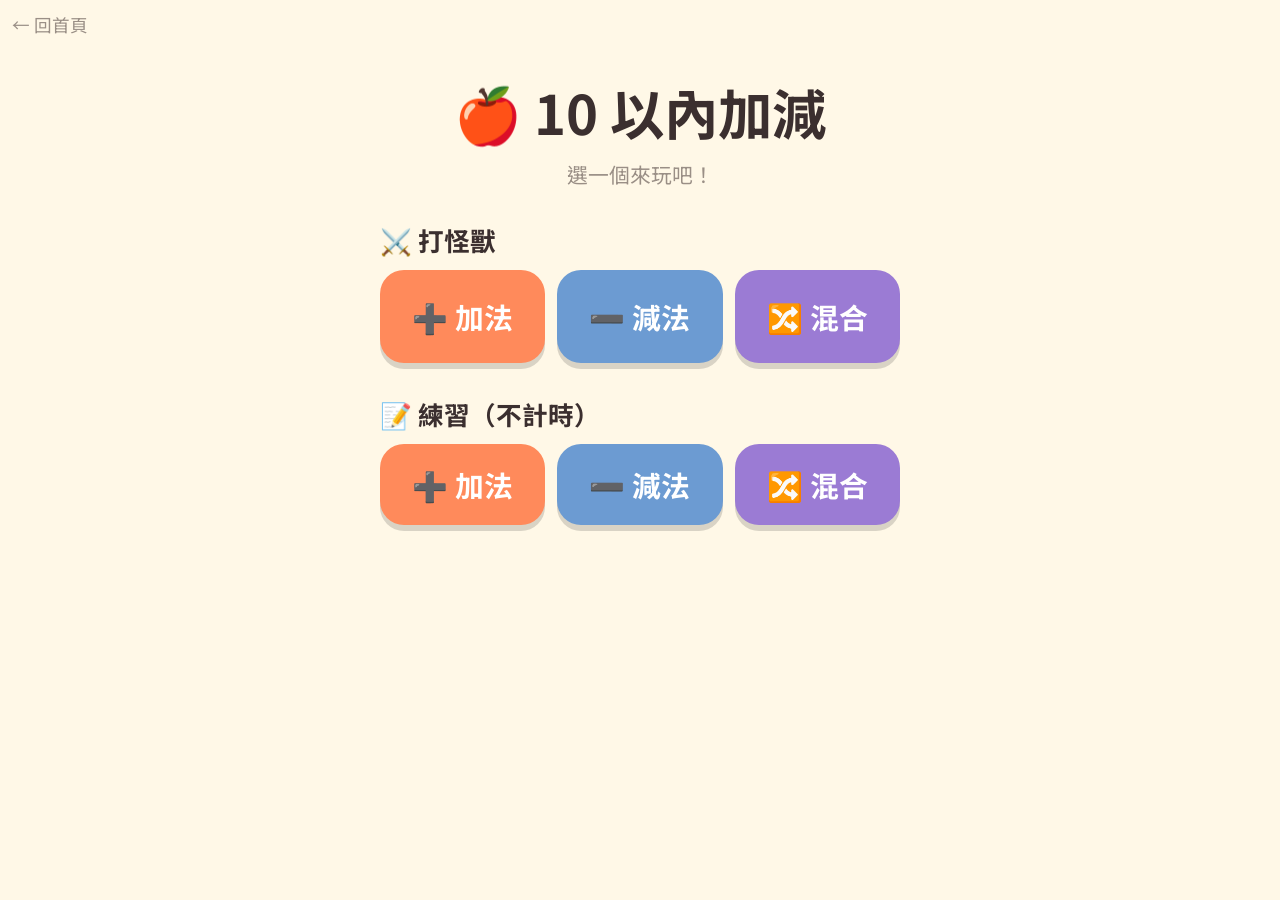
<file: tools/math-add-within-10/index.html>
<!doctype html>
<html lang="zh-Hant-TW">
<head>
<meta charset="utf-8">
<meta name="viewport" content="width=device-width, initial-scale=1, user-scalable=no">
<title>10 以內加減</title>
<link rel="stylesheet" href="../../shared/ui.css">
<link rel="stylesheet" href="../../shared/battle.css">
<script src="../../shared/sound.js"></script>
<script src="../../shared/music.js"></script>
<script src="../../shared/zhuyin.js"></script>
<script src="../../shared/icons.js"></script>
<script src="../../shared/battle.js"></script>
<style>
  :root { --bg:#fff8e7; --card:#fff; --ink:#3b2f2f; --muted:#9a8f86;
          --add:#ff8a5b; --sub:#6c9bd2; --mix:#9b7bd4; --ok:#5cb85c; --no:#d9d2c9; }
  * { box-sizing:border-box; -webkit-tap-highlight-color:transparent; }
  html, body { height:100%; }
  body { margin:0; background:var(--bg); color:var(--ink); user-select:none;
         font-family:"Microsoft JhengHei","PingFang TC","Noto Sans TC",sans-serif; }
  .screen { display:none; min-height:100%; flex-direction:column; align-items:center;
            padding:16px; max-width:760px; margin:0 auto; }
  .screen.on { display:flex; }
  button { font-family:inherit; border:0; cursor:pointer; color:#fff; font-weight:bold; }
  button:active { transform:scale(.96); }
  .home { position:absolute; top:12px; left:12px; color:var(--muted); font-size:1.1rem; text-decoration:none; }

  /* 開始畫面 */
  h1 { font-size:clamp(2.2rem,8vw,3.4rem); margin:56px 0 8px; text-align:center; }
  .sub { color:var(--muted); font-size:1.3rem; margin:0 0 24px; }
  .group-title { font-size:1.6rem; font-weight:bold; margin:8px 0 12px; width:100%; max-width:520px; }
  .modes { display:grid; gap:12px; width:100%; max-width:520px; grid-template-columns:repeat(3,1fr); margin-bottom:24px; }
  .modes button { font-size:clamp(1.3rem,5vw,1.8rem); padding:20px 6px; border-radius:24px; box-shadow:0 6px 0 rgba(0,0,0,.15); }
  .modes.fight button { padding:26px 6px; }

  /* 打怪獸畫面裡的題目縮小一點 */
  #battle { padding:0 10px; max-width:780px; background:linear-gradient(#2a3a8a, #141a3a); }
  .bt-q .eq { font-size:clamp(2.4rem,11vw,3.8rem); }
  .bt-q .pics { margin-top:8px; min-height:0; }
  .bt-q .group { font-size:clamp(1.3rem,5vw,2rem); }
  .m-add { background:var(--add); } .m-sub { background:var(--sub); } .m-mix { background:var(--mix); }

  /* 遊戲畫面 */
  .bar { width:100%; display:flex; align-items:center; gap:12px; margin-top:8px; }
  .stars { flex:1; display:flex; gap:4px; font-size:1.6rem; justify-content:center; flex-wrap:wrap; }
  .stars span { opacity:.25; } .stars span.got { opacity:1; }
  .icon-btn { background:var(--card); color:var(--ink); font-size:1.6rem; width:56px; height:56px;
              border-radius:50%; box-shadow:0 4px 0 rgba(0,0,0,.1); }
  .card { background:var(--card); border-radius:28px; width:100%; margin-top:16px; padding:20px 16px;
          box-shadow:0 6px 0 rgba(0,0,0,.08); text-align:center; }
  .eq { font-size:clamp(3.2rem,16vw,5.5rem); font-weight:bold; letter-spacing:.05em; line-height:1.1; }
  .eq .q { display:inline-block; min-width:1.1em; border-bottom:6px solid var(--muted); color:var(--muted); }
  .eq .q.done { color:var(--ok); border-color:var(--ok); }
  .pics { display:flex; justify-content:center; align-items:center; gap:14px; flex-wrap:wrap;
          margin-top:16px; min-height:64px; }
  .group { display:grid; grid-template-columns:repeat(5,auto); gap:4px; font-size:clamp(2rem,8vw,3.2rem); }
  .group span.gone { position:relative; }
  .group span.gone::after { content:"✕"; position:absolute; inset:0; color:#e05555; font-weight:bold;
                            background:rgba(255,255,255,.6); display:flex; align-items:center; justify-content:center; }
  .op { font-size:2.2rem; color:var(--muted); font-weight:bold; }
  .msg { height:2.6rem; font-size:1.8rem; margin-top:14px; font-weight:bold; }
  .choices { display:grid; grid-template-columns:1fr 1fr; gap:16px; width:100%; margin-top:8px; }
  .choices button { font-size:clamp(2.6rem,12vw,3.6rem); padding:18px 0; border-radius:24px;
                    background:var(--c,var(--add)); box-shadow:0 6px 0 rgba(0,0,0,.15); }
  .choices button.wrong { background:var(--no); box-shadow:none; animation:shake .4s; }
  .choices button.right { background:var(--ok); }
  @keyframes shake { 0%,100%{transform:translateX(0)} 25%{transform:translateX(-10px)} 75%{transform:translateX(10px)} }
  @keyframes pop { 0%{transform:scale(.6)} 60%{transform:scale(1.2)} 100%{transform:scale(1)} }
  .pop { animation:pop .4s; }

  /* 結束畫面 */
  .result-stars { font-size:2.6rem; margin:24px 0; text-align:center; line-height:1.4; max-width:420px; }
  .big { font-size:2rem; padding:20px 40px; border-radius:24px; background:var(--add);
         box-shadow:0 6px 0 rgba(0,0,0,.15); margin-top:12px; min-width:260px; }
  .big.alt { background:var(--muted); }
</style>
</head>
<body>

<!-- 開始 -->
<section class="screen on" id="start">
  <a class="home" href="../../">← 回首頁</a>
  <h1>🍎 10 以內加減</h1>
  <p class="sub">選一個來玩吧！</p>
  <div class="group-title">⚔️ 打怪獸</div>
  <div class="modes fight">
    <button class="m-add" data-battle="add">➕ 加法</button>
    <button class="m-sub" data-battle="sub">➖ 減法</button>
    <button class="m-mix" data-battle="mix">🔀 混合</button>
  </div>
  <div class="group-title">📝 練習（不計時）</div>
  <div class="modes">
    <button class="m-add" data-mode="add">➕ 加法</button>
    <button class="m-sub" data-mode="sub">➖ 減法</button>
    <button class="m-mix" data-mode="mix">🔀 混合</button>
  </div>
</section>

<!-- 遊戲 -->
<section class="screen" id="game">
  <div class="bar">
    <button class="icon-btn" id="quit" aria-label="離開">✕</button>
    <div class="stars" id="stars"></div>
    <button class="icon-btn" id="speak" aria-label="唸題目">🔊</button>
  </div>
  <div class="card">
    <div class="eq" id="eq"></div>
    <div class="pics" id="pics"></div>
  </div>
  <div class="msg" id="msg"></div>
  <div class="choices" id="choices"></div>
</section>

<!-- 打怪獸（畫面由 shared/battle.js 產生）-->
<section class="screen" id="battle"></section>

<!-- 結束 -->
<section class="screen" id="end">
  <h1 id="endTitle">🎉 太棒了！</h1>
  <div class="result-stars" id="resultStars"></div>
  <p class="sub" id="endSub"></p>
  <button class="big" id="again">再玩一次</button>
  <button class="big alt" id="back">換一種玩法</button>
</section>

<script>
// ===== 設定 =====
const ROUNDS = 10;          // 一輪幾題
const MAX = 10;             // 數字上限
const ITEMS = ['🍎','🍓','🐟','🚗','⭐','🍪','🐥','🎈','🍩','🐞'];
const CHEERS = ['答對了！','好厲害！','太棒了！','你好聰明！','完全正確！'];
const TRY_AGAIN = ['再試試看～','差一點點！','想一想，數數看！'];

// ===== 題目產生（與畫面分開，之後好調整難度）=====
function makeQuestion(mode, last) {
  let q;
  do {
    const op = mode === 'mix' ? (Math.random() < .5 ? '+' : '-') : (mode === 'add' ? '+' : '-');
    if (op === '+') {
      const a = rand(0, MAX), b = rand(0, MAX - a);
      q = { a, b, op, ans: a + b };
    } else {
      const a = rand(1, MAX), b = rand(0, a);
      q = { a, b, op, ans: a - b };
    }
  } while (last && q.a === last.a && q.b === last.b && q.op === last.op);
  q.item = ITEMS[rand(0, ITEMS.length - 1)];
  q.choices = makeChoices(q.ans);
  return q;
}
function makeChoices(ans) {
  // 正解 + 3 個接近的錯誤選項（0~10 之間）
  const set = new Set([ans]);
  const near = [ans - 1, ans + 1, ans - 2, ans + 2, ans - 3, ans + 3].filter(n => n >= 0 && n <= MAX);
  shuffle(near);
  for (const n of near) { if (set.size >= 4) break; set.add(n); }
  while (set.size < 4) set.add(rand(0, MAX));
  return shuffle([...set]);
}
function rand(lo, hi) { return lo + Math.floor(Math.random() * (hi - lo + 1)); }
function shuffle(arr) { for (let i = arr.length - 1; i > 0; i--) { const j = rand(0, i); [arr[i], arr[j]] = [arr[j], arr[i]]; } return arr; }

// ===== 聲音（共用 shared/sound.js）=====
const beep = Sound.beep, say = Sound.say;

// ===== 遊戲狀態 =====
const $ = id => document.getElementById(id);
let mode, n, q, tries, results, locked, timer;
const COLOR = { add:'var(--add)', sub:'var(--sub)', mix:'var(--mix)' };

function show(id) { document.querySelectorAll('.screen').forEach(s => s.classList.toggle('on', s.id === id)); }

function startGame(m) {
  clearTimeout(timer);
  mode = m; n = 0; results = []; q = null;
  $('choices').style.setProperty('--c', COLOR[mode]);
  show('game'); next();
}

function next() {
  if (n >= ROUNDS) return finish();
  q = makeQuestion(mode, q); tries = 0; locked = false;
  renderStars();
  $('eq').innerHTML = eqHtml(q);
  renderPics(q, $('pics'));
  $('msg').textContent = '';
  $('choices').innerHTML = '';
  q.choices.forEach(c => {
    const b = document.createElement('button');
    b.textContent = c;
    b.onclick = () => pick(b, c);
    $('choices').appendChild(b);
  });
  speakQ();
}

function eqHtml(q) {
  return `${q.a} ${q.op === '+' ? '+' : '−'} ${q.b} = <span class="q">?</span>`;
}

function renderPics(q, p) {
  p.innerHTML = '';
  const group = (count, goneFrom = Infinity) => {
    const g = document.createElement('div'); g.className = 'group';
    for (let i = 0; i < count; i++) {
      const s = document.createElement('span'); s.textContent = q.item;
      if (i >= goneFrom) s.className = 'gone';
      g.appendChild(s);
    }
    return g;
  };
  if (q.op === '+') {
    if (q.a) p.appendChild(group(q.a));
    const plus = document.createElement('span'); plus.className = 'op'; plus.textContent = '+';
    p.appendChild(plus);
    if (q.b) p.appendChild(group(q.b));
  } else {
    // 減法：畫 a 個，最後 b 個打叉
    if (q.a) p.appendChild(group(q.a, q.a - q.b));
  }
}

function speechOf(q) { return `${q.a} ${q.op === '+' ? '加' : '減'} ${q.b}，等於多少？`; }
function speakQ() { say(speechOf(q)); }

// ===== 打怪獸模式 =====
// 圖片放進 assets/ 對應的檔名就會自動換上，沒有圖時用 emoji 暫代
function startBattle(m) {
  show('battle');
  Battle.start({
    root: $('battle'),
    nextQuestion: last => makeQuestion(m, last),
    renderQuestion: (q, el) => {
      el.innerHTML = `<div class="eq">${eqHtml(q)}</div><div class="pics"></div>`;
      renderPics(q, el.querySelector('.pics'));
    },
    speech: speechOf,
    level: { no: 1, title: '10 以內加減', monster: { name: '雷德王', emoji: '🦖', moves: ['丟大石頭', '頭槌'], img: {
      idle: '../../assets/monsters/monster-04.png',
      hurt: '../../assets/monsters/monster-04-hurt.png',
      down: '../../assets/monsters/monster-04-down.png' } } },
    exitLabel: '回選單',
    player: { name: '我', emoji: '🧒', moves: ['數字光線', '加法飛踢'], img: {
      idle: '../../assets/player/player.png',
      pose: '../../assets/player/player-pose.png',
      win: '../../assets/player/player-win.png',
      attack: ['attack', 'kick', 'fire', 'fire2', 'punch', 'slash', 'spin'].map(n => `../../assets/player/player-${n}.png`),
      hurt: '../../assets/player/player-hurt.png', beam: '../../assets/player/player-beam.png' },
      special: { name: '斯派修姆光線', color: '#6fd2ff' } },
    background: '../../assets/backgrounds/scene-04.jpg',   // 雷德王的山谷場景
    onExit: () => { show('start'); window.Music && Music.play('title'); },
  });
}

function pick(btn, c) {
  if (locked || btn.classList.contains('wrong')) return;
  if (c === q.ans) {
    locked = true;
    btn.classList.add('right', 'pop');
    const qs = $('eq').querySelector('.q'); qs.textContent = q.ans; qs.classList.add('done', 'pop');
    const cheer = CHEERS[rand(0, CHEERS.length - 1)];
    $('msg').style.color = 'var(--ok)'; $('msg').textContent = '🎉 ' + cheer;
    beep([660, 880, 1100]);
    say(`${q.a} ${q.op === '+' ? '加' : '減'} ${q.b} 等於 ${q.ans}，${cheer}`);
    results.push(tries === 0 ? '🌟' : '⭐');  // 一次答對 🌟，試過才對 ⭐
    n++;
    renderStars();
    timer = setTimeout(next, 2200);
  } else {
    tries++;
    btn.classList.add('wrong');
    $('msg').style.color = 'var(--muted)';
    $('msg').textContent = TRY_AGAIN[rand(0, TRY_AGAIN.length - 1)] + ' 👀';
    beep([330, 260], .1);
    // 提示：讓圖片跳一下，引導孩子去數
    $('pics').querySelectorAll('.group').forEach(g => { g.classList.remove('pop'); void g.offsetWidth; g.classList.add('pop'); });
  }
}

function renderStars() {
  $('stars').innerHTML = Array.from({ length: ROUNDS }, (_, i) =>
    `<span class="${i < results.length ? 'got' : ''}">${results[i] || '⭐'}</span>`).join('');
}

function finish() {
  const first = results.filter(r => r === '🌟').length;
  $('resultStars').textContent = results.join(' ');
  $('endTitle').textContent = first >= 8 ? '🏆 超級厲害！' : first >= 5 ? '🎉 太棒了！' : '💪 你好努力！';
  $('endSub').textContent = `${ROUNDS} 題全部完成！一次就答對 ${first} 題`;
  show('end');
  beep([523, 659, 784, 1047], .15);
  say($('endTitle').textContent.replace(/^\S+\s/, '') + `一次就答對 ${first} 題`);
}

// ===== 綁定按鈕 =====
document.querySelectorAll('[data-mode]').forEach(b => b.onclick = () => startGame(b.dataset.mode));
document.querySelectorAll('[data-battle]').forEach(b => b.onclick = () => startBattle(b.dataset.battle));
$('speak').onclick = speakQ;
$('quit').onclick = () => { clearTimeout(timer); Sound.hush(); show('start'); };
$('again').onclick = () => startGame(mode);
$('back').onclick = () => show('start');
</script>
</body>
</html>
</file>
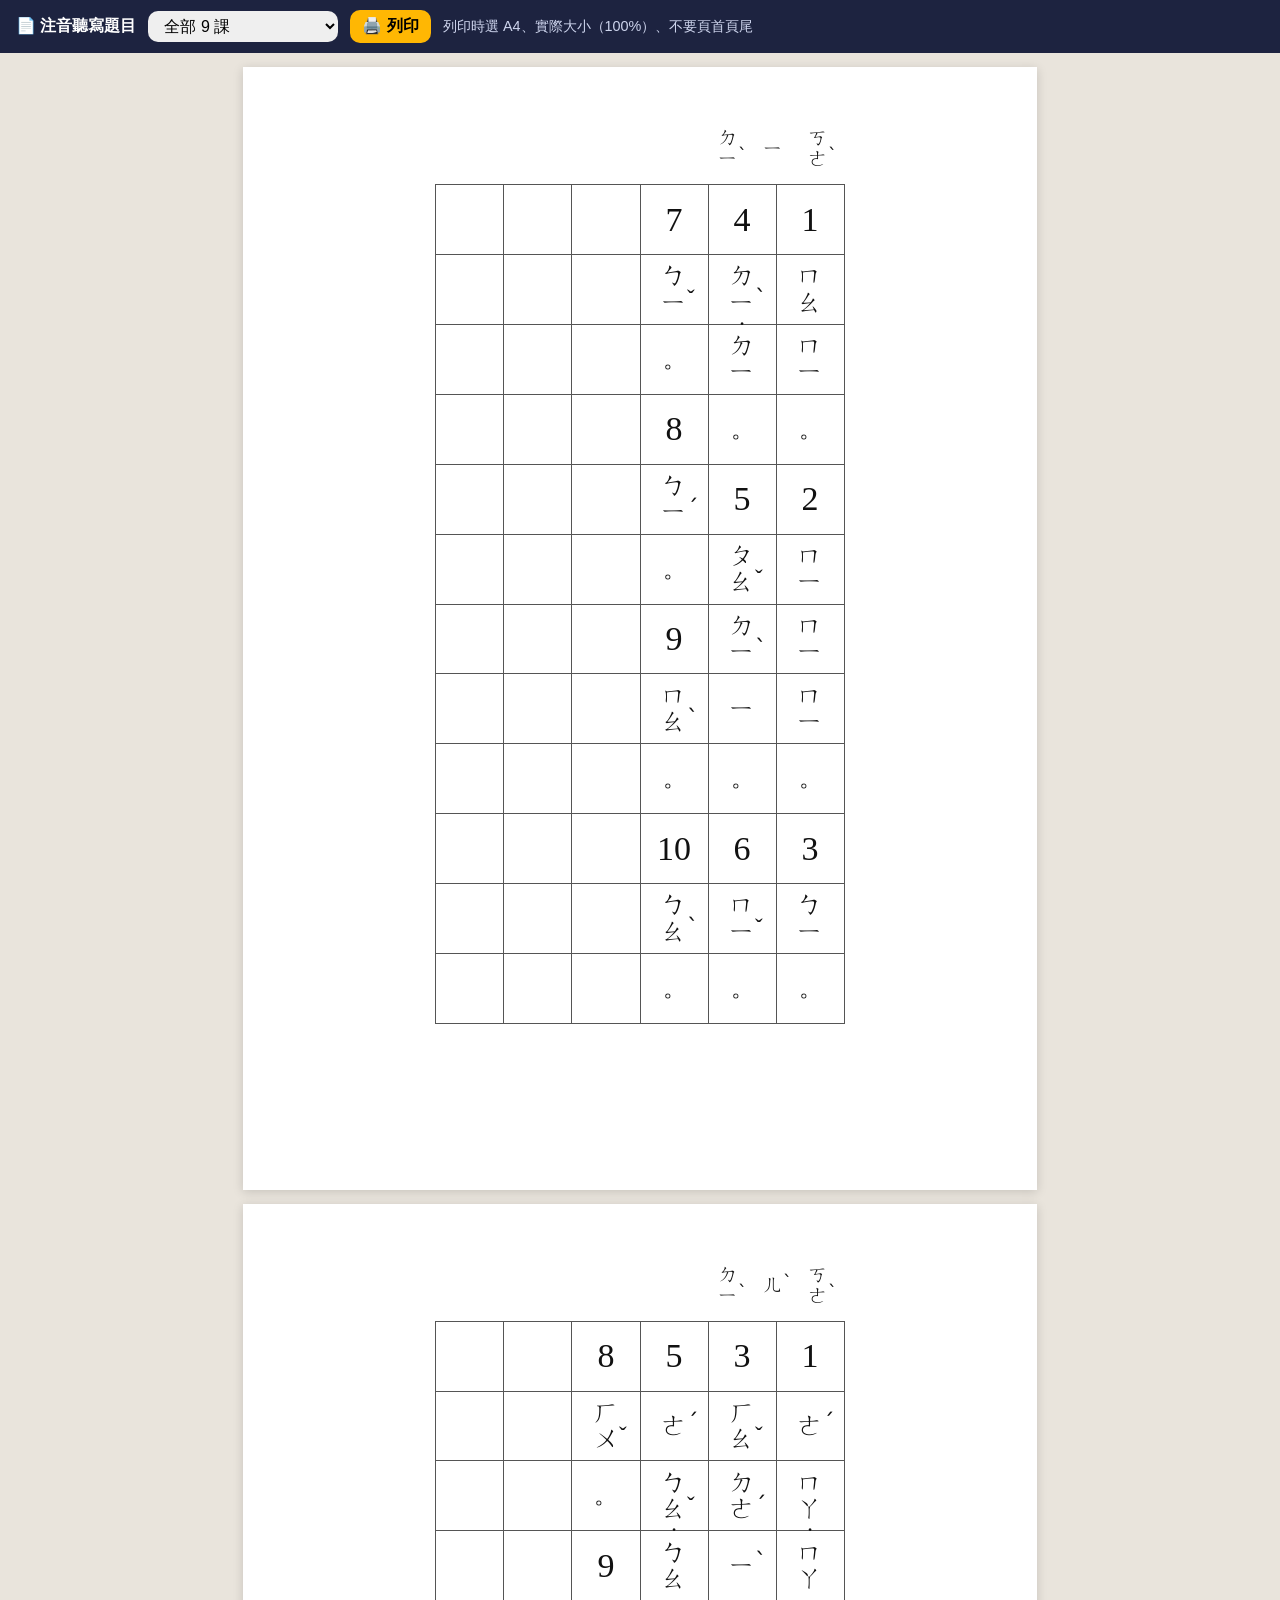
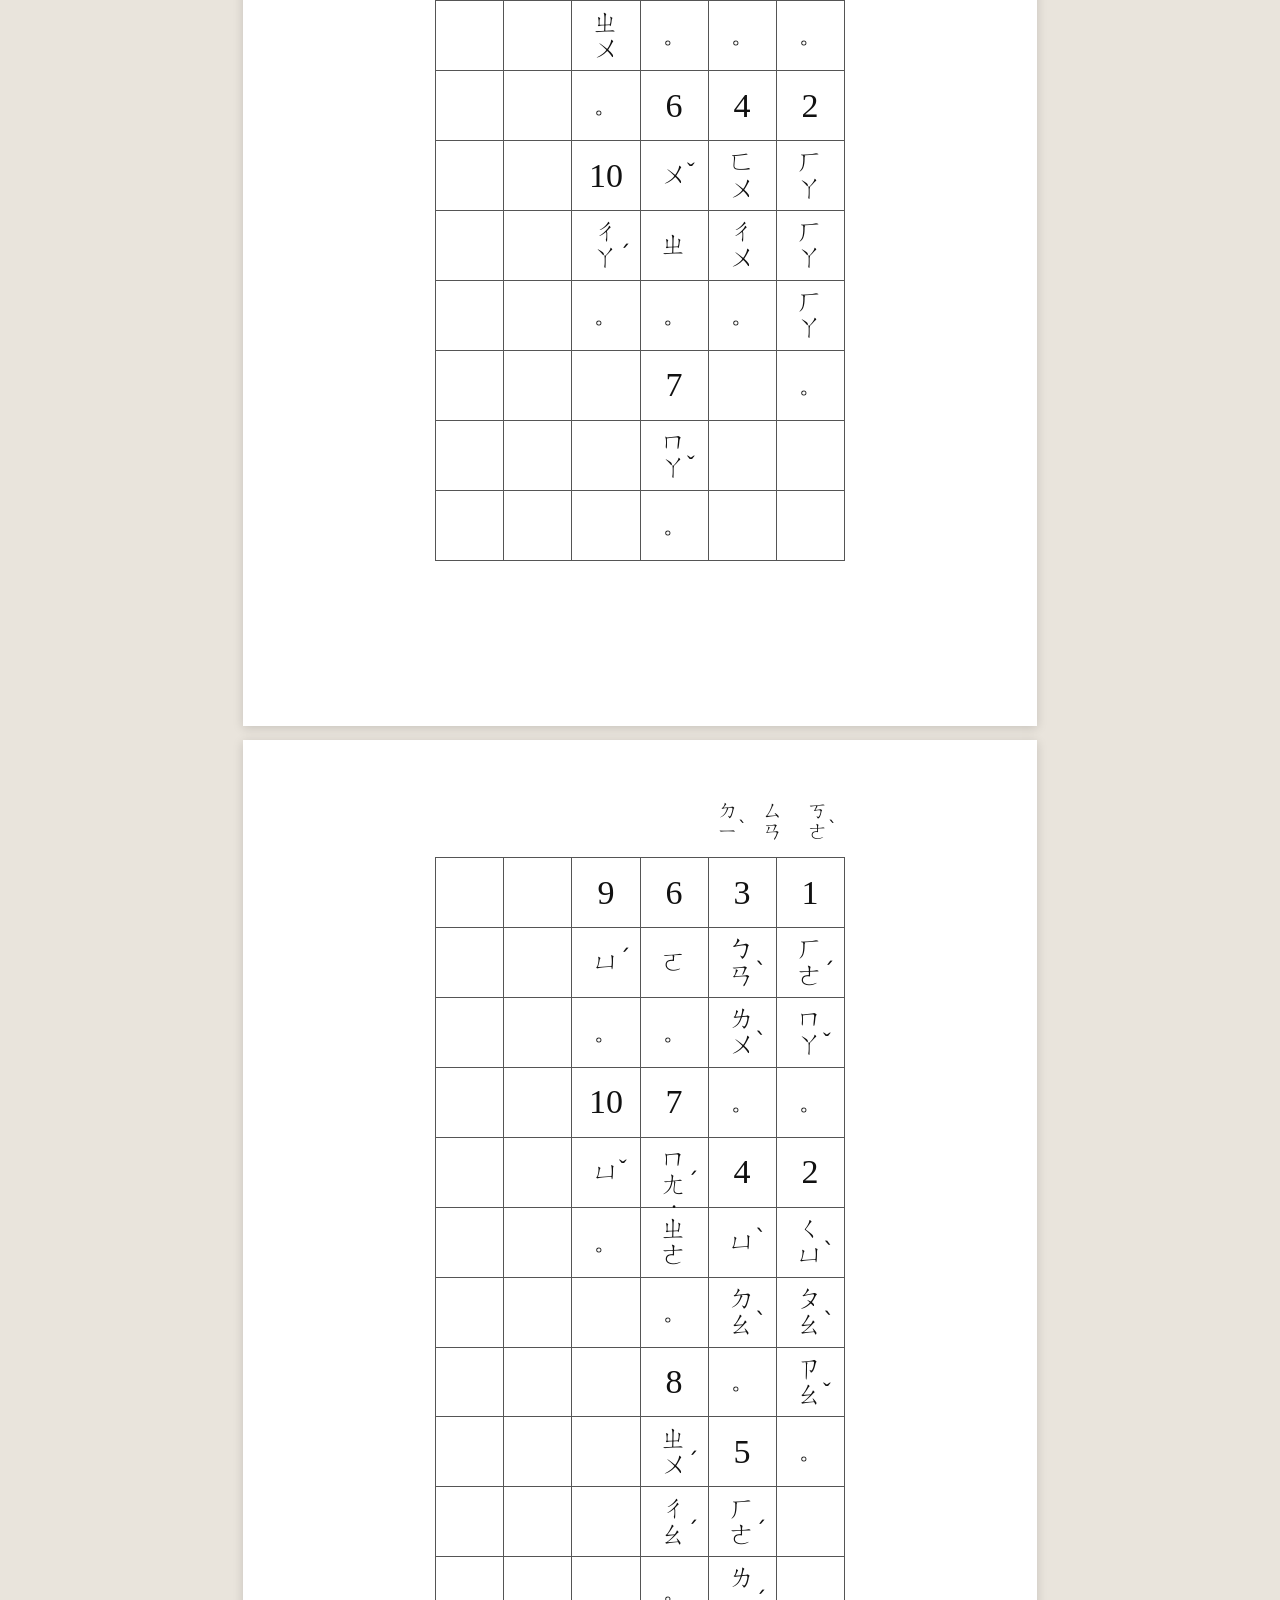
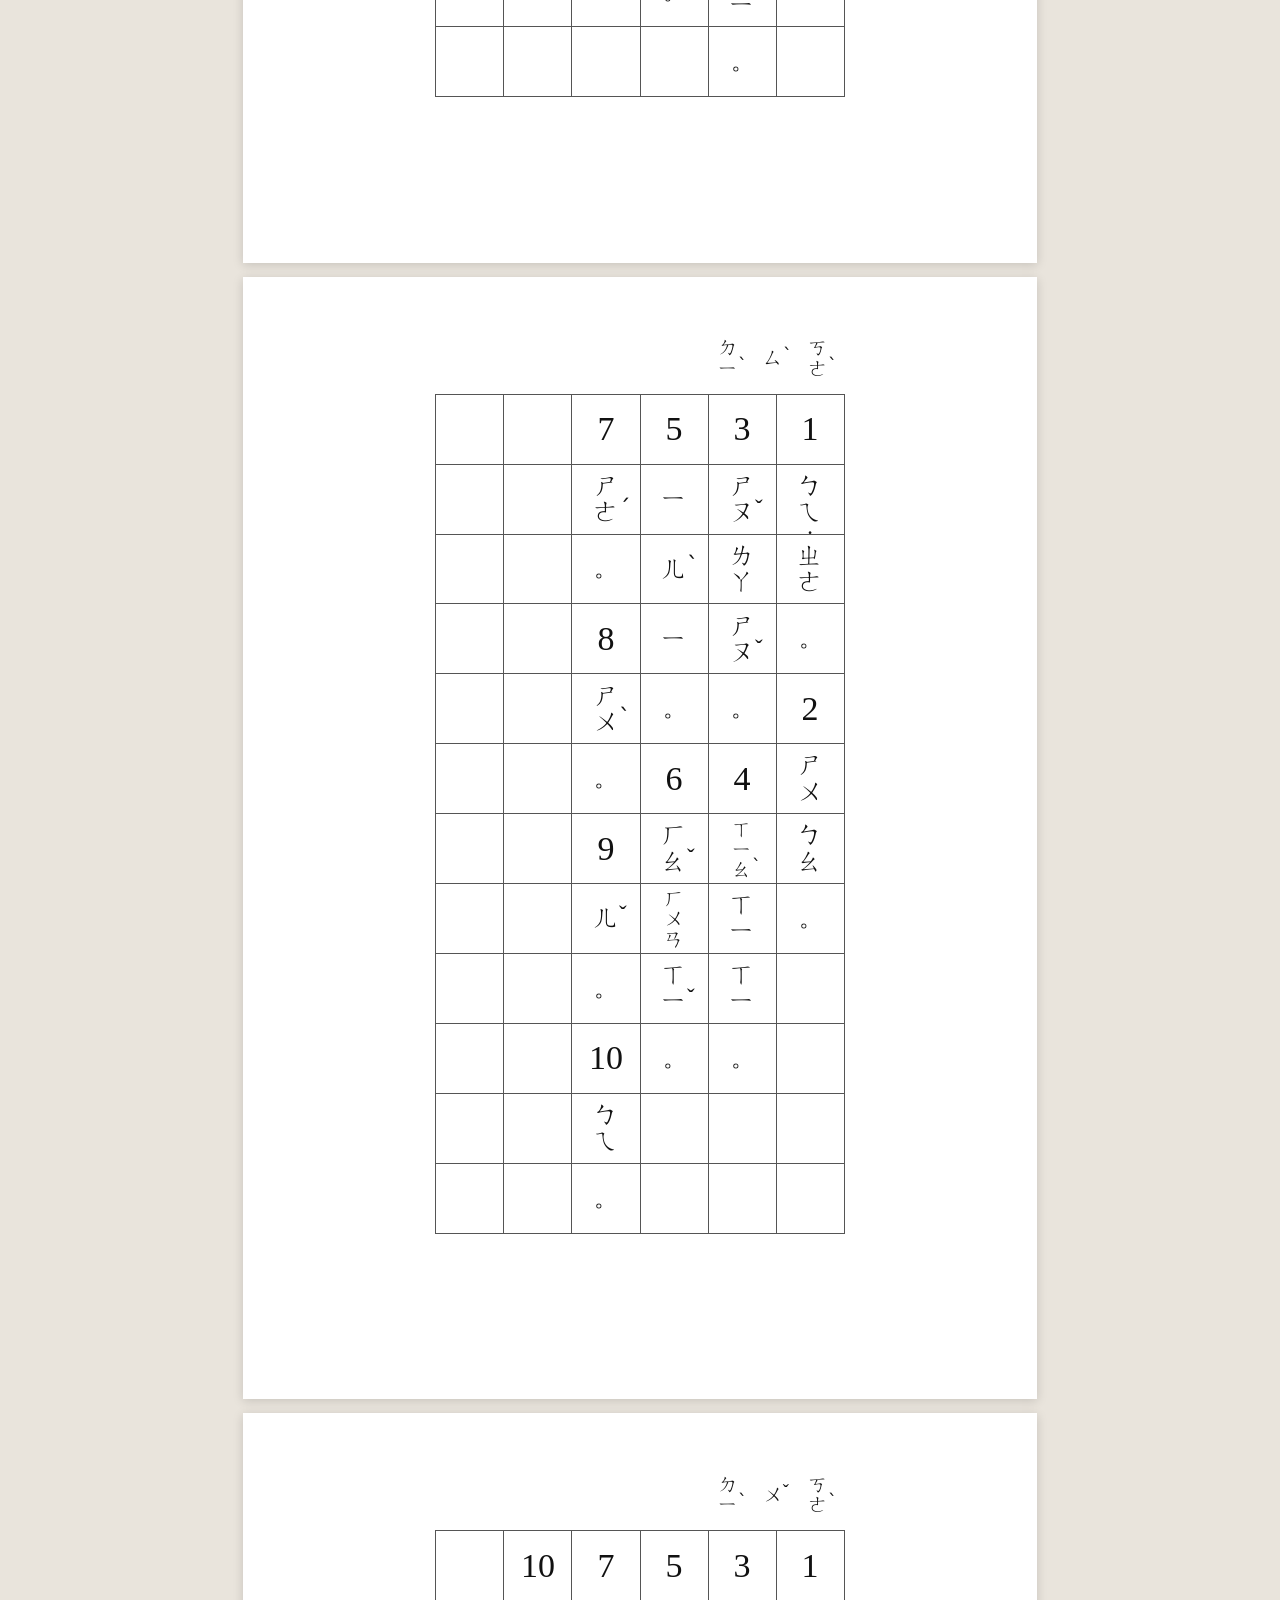
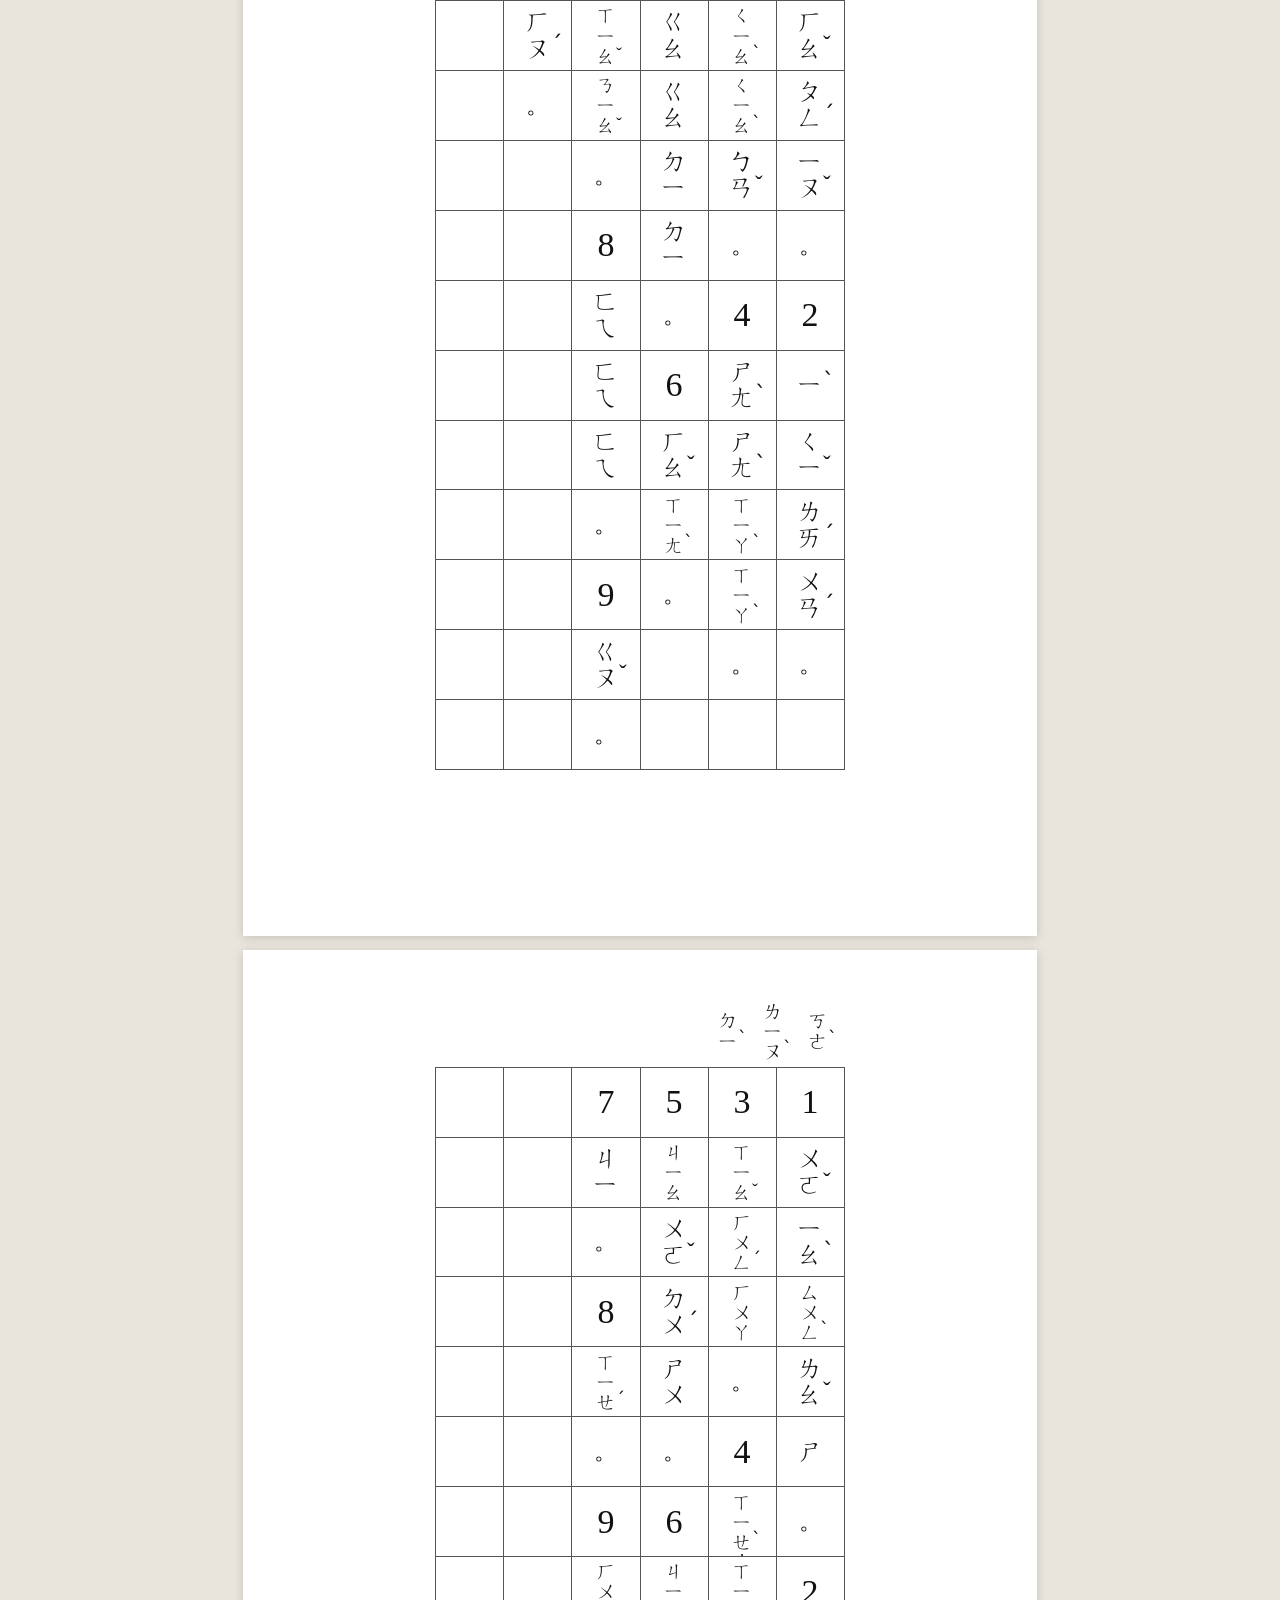
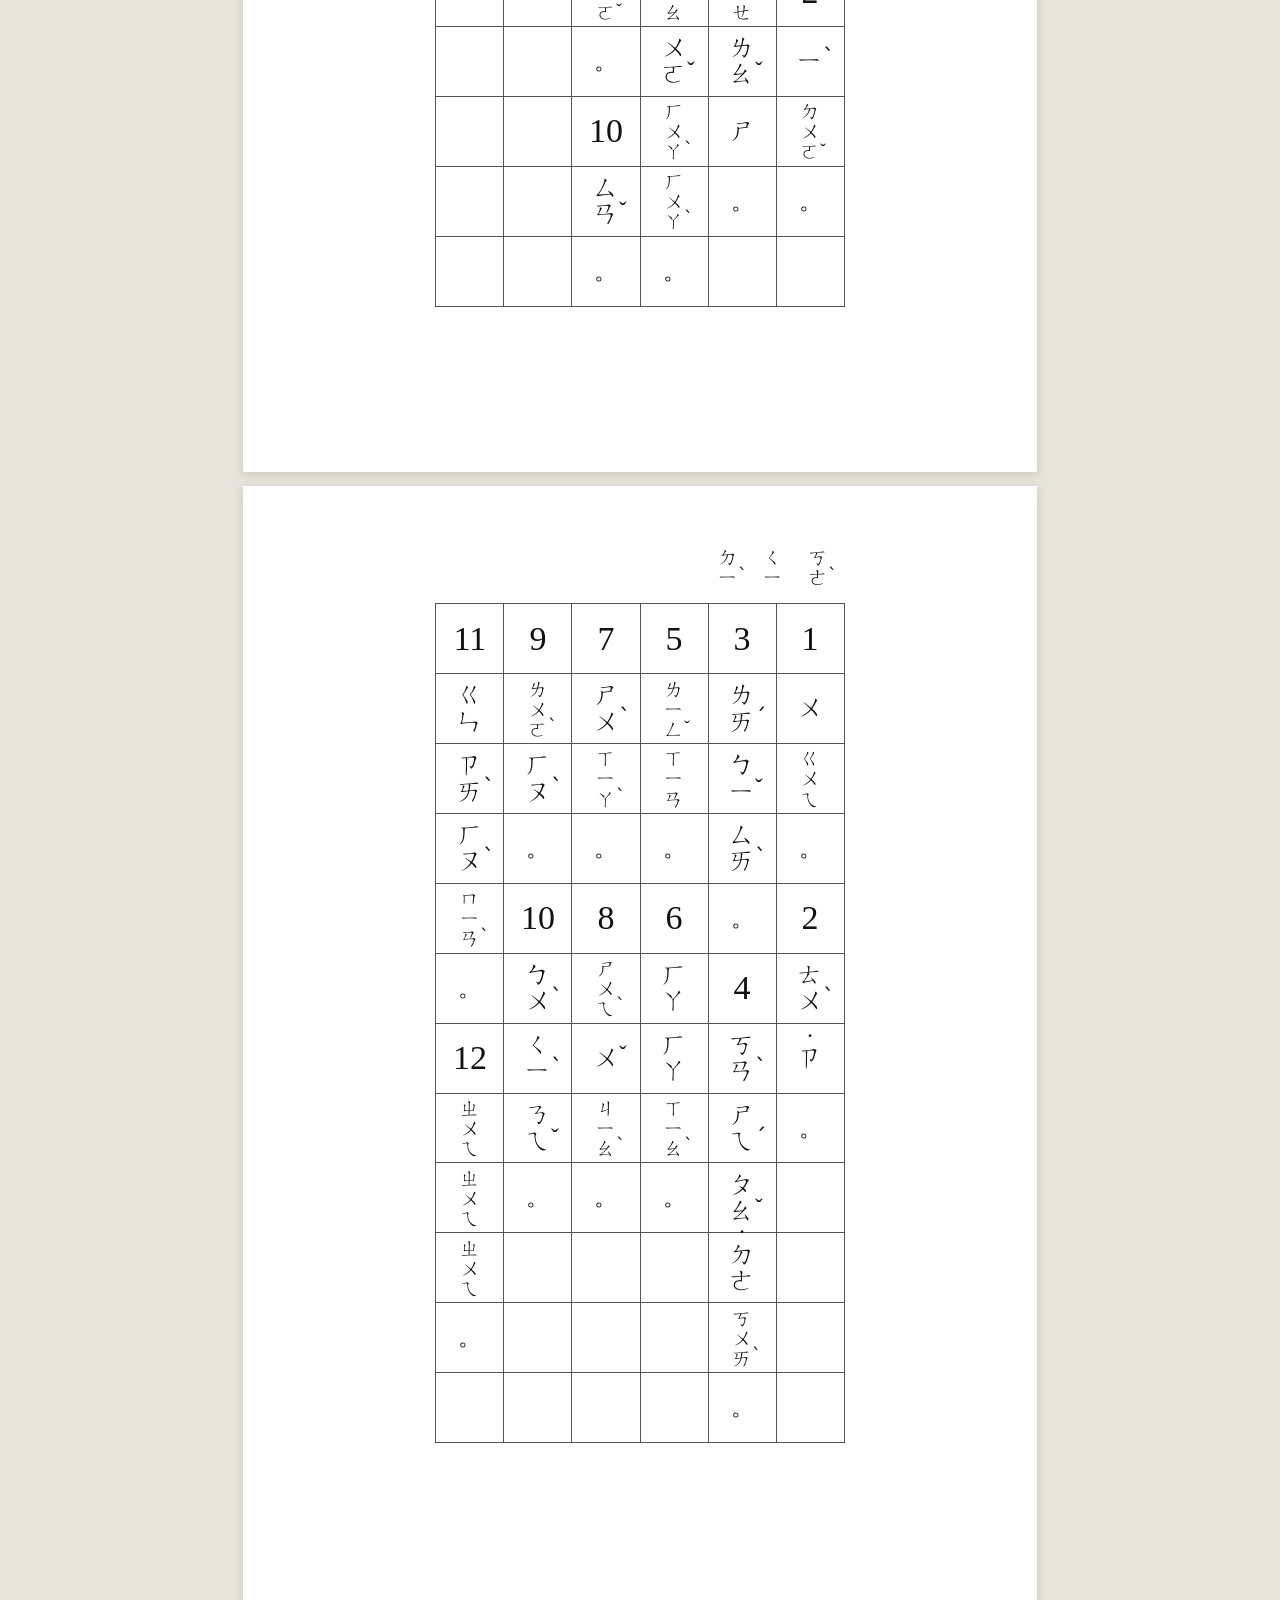
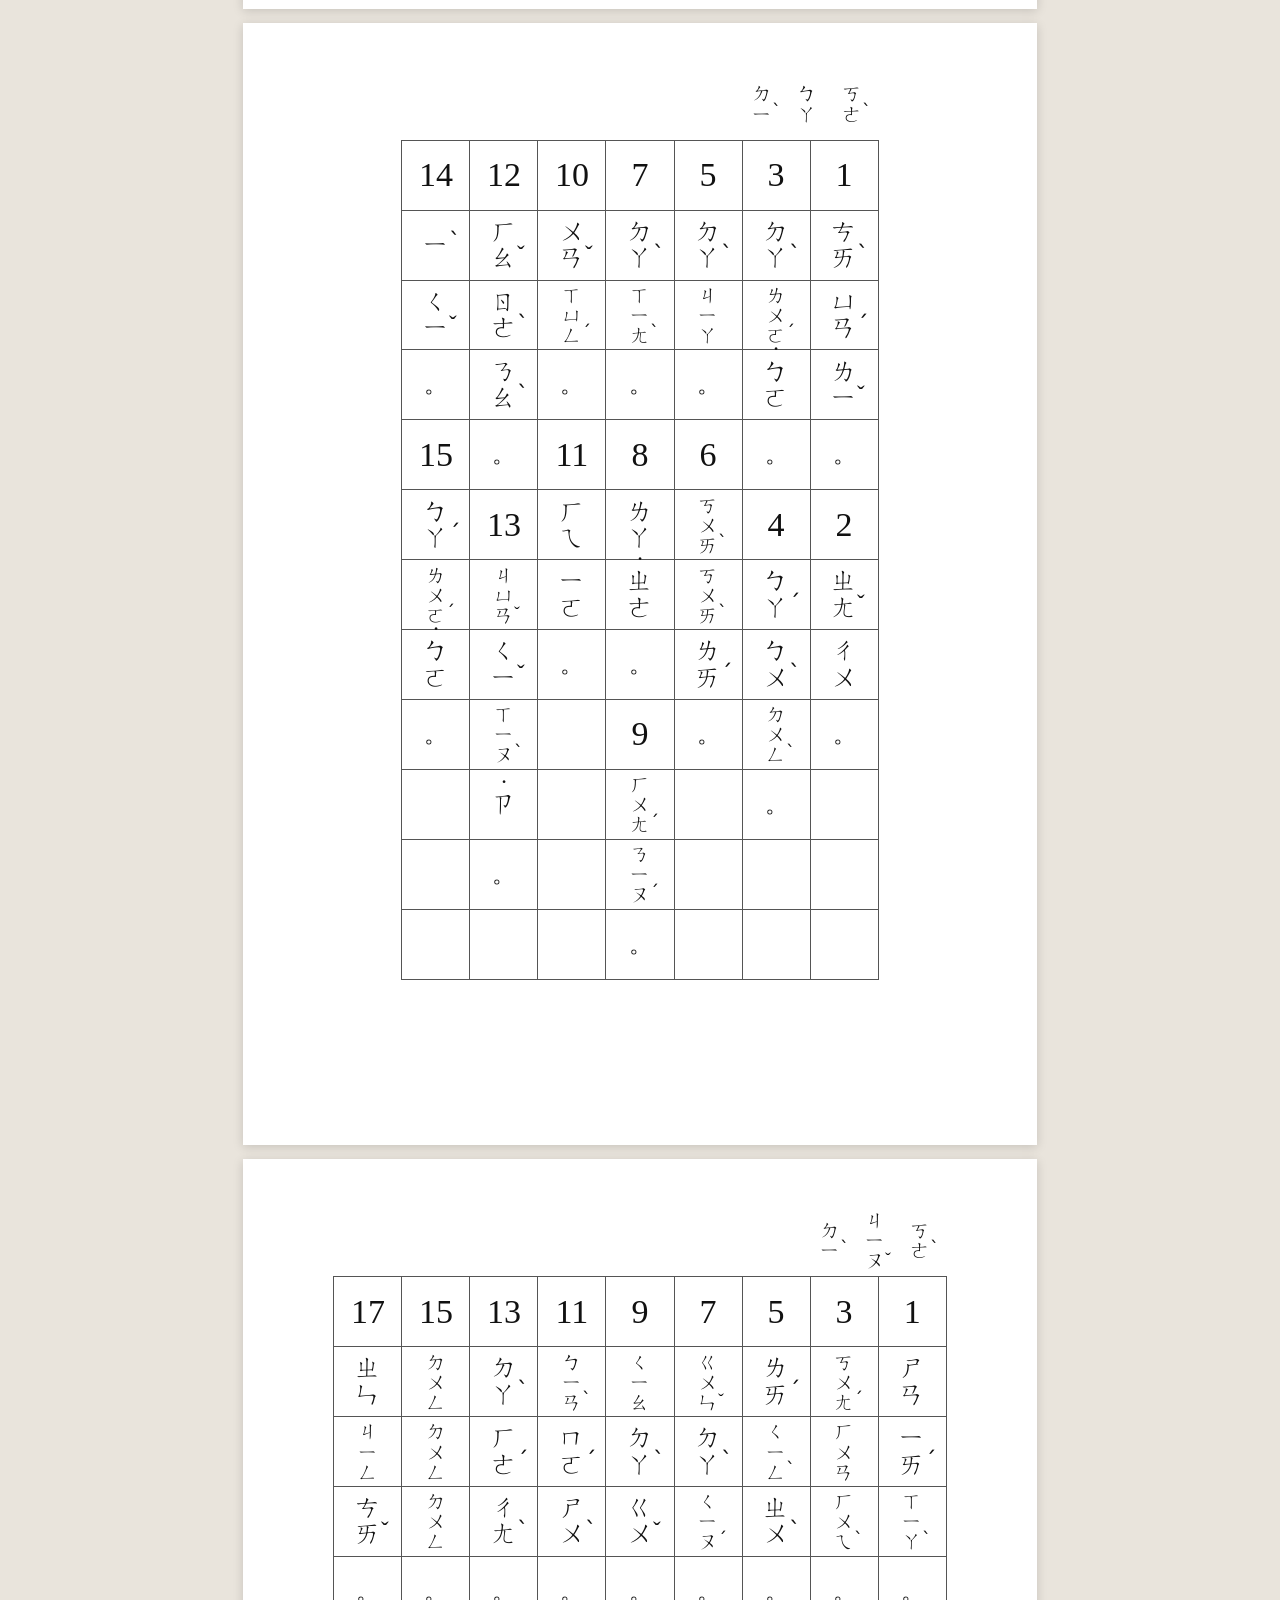
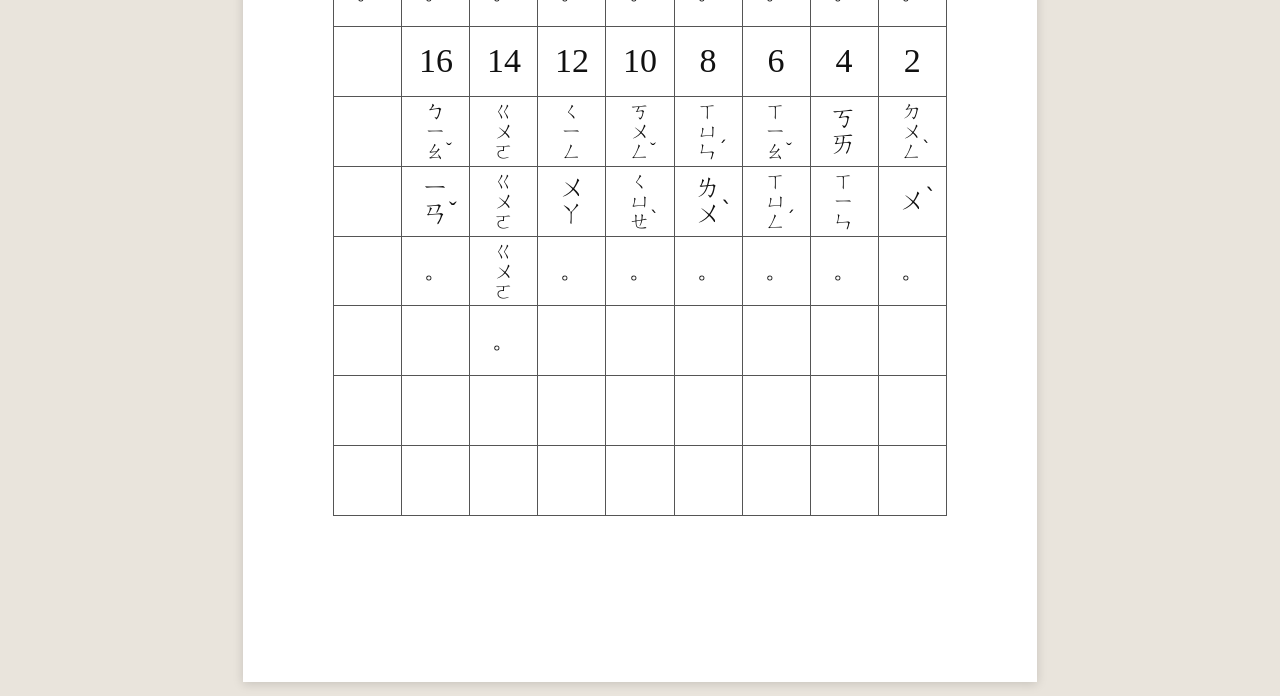
<file: worksheets/zhuyin-dictation/index.html>
<!doctype html>
<html lang="zh-Hant-TW">
<head>
<meta charset="utf-8">
<meta name="viewport" content="width=device-width, initial-scale=1">
<title>注音聽寫題目</title>
<style>
  /* 注音首冊聽寫題目：照學校聽寫題目的格子（直排、由右往左、題號＋注音＋句點），一課一張 A4
     單一檔案，不需要其他檔案就能開；不連到遊戲網站 */
  * { box-sizing: border-box; }
  body { margin: 0; background: #e9e4dc; font-family: "Noto Sans TC", "Microsoft JhengHei", sans-serif; color: #111; }
  .bar { background: #1d2340; color: #fff; padding: 10px 16px; display: flex; flex-wrap: wrap; gap: 12px; align-items: center; }
  .bar select, .bar button { font: inherit; padding: 6px 12px; border-radius: 10px; border: 0; cursor: pointer; }
  .bar button { background: #ffb703; font-weight: 700; }

  .page { width: 210mm; height: 297mm; margin: 14px auto; background: #fff; padding: 14mm 12mm; box-shadow: 0 2px 10px rgba(0,0,0,.15);
    display: flex; flex-direction: column; align-items: center; }
  @page { size: A4; margin: 0; }
  @media print {
    body { background: #fff; }
    .bar { display: none; }
    .page { margin: 0; box-shadow: none; break-after: page; }
    .page:last-child { break-after: auto; }
  }

  /* 標題：第幾課（只有注音，放右上） */
  .wrap { display: flex; flex-direction: column; }
  .title { align-self: flex-end; display: flex; gap: 2mm; margin: 0 2mm 2mm 0; }
  .title .syl { width: 10mm; height: 15mm; font-size: 5.4mm; }

  /* 格子：一欄一欄由右往左，每欄由上往下 */
  .grid { display: flex; flex-direction: row-reverse; border-left: .3mm solid #555; border-top: .3mm solid #555; }
  .col { display: flex; flex-direction: column; }
  .cell { flex: none; width: 18mm; height: 18.5mm; border-right: .3mm solid #555; border-bottom: .3mm solid #555;
    display: flex; align-items: center; justify-content: center; }
  .num { font-family: "Times New Roman", serif; font-size: 9mm; }
  .dot { font-size: 6mm; }

  /* 一個音：符號直排，聲調在右邊，輕聲點在上面 */
  .syl { display: flex; align-items: center; justify-content: center; font-family: "BiauKai", "DFKai-SB", "標楷體", serif; font-size: 6.8mm; }
  .syl.s3 { font-size: 5.2mm; }   /* 三個符號的音（ㄒㄧㄠ）字小一點才放得下 */
  .stk { display: flex; flex-direction: column; align-items: center; line-height: 1.02; position: relative; }
  .stk .s { position: relative; }
  .stk .t { position: absolute; left: 100%; top: -.1em; font-size: .9em; }
  .stk .q { position: absolute; top: -.6em; left: 50%; transform: translateX(-50%); }
</style>
</head>
<body>
<div class="bar">
  <b>📄 注音聽寫題目</b>
  <select id="pick"></select>
  <button onclick="print()">🖨️ 列印</button>
  <span style="font-size:.9rem;color:#cfd6ee">列印時選 A4、實際大小（100%）、不要頁首頁尾</span>
</div>
<main id="out"></main>

<script>
// ===== 康軒首冊 9 課的課文詞語（照課本抄）；第 n 行就是第 n 課 =====
// 不夠 10 題的課，用這一課符號拼得出來的看圖單字補（EXTRA）
const LESSONS = [
  ['貓咪', '貓咪 ㄇㄠ ㄇㄧ|咪咪咪 ㄇㄧ ㄇㄧ ㄇㄧ|嗶 ㄅㄧ|弟弟 ㄉㄧˋ ˙ㄉㄧ|跑第一 ㄆㄠˇ ㄉㄧˋ ㄧ'],
  ['鵝寶寶', '鵝媽媽 ㄜˊ ㄇㄚ ˙ㄇㄚ|哈哈哈 ㄏㄚ ㄏㄚ ㄏㄚ|好得意 ㄏㄠˇ ㄉㄜˊ ㄧˋ|孵出 ㄈㄨ ㄔㄨ|鵝寶寶 ㄜˊ ㄅㄠˇ ˙ㄅㄠ|五隻 ㄨˇ ㄓ'],
  ['河馬和河狸', '河馬 ㄏㄜˊ ㄇㄚˇ|去泡澡 ㄑㄩˋ ㄆㄠˋ ㄗㄠˇ|半路 ㄅㄢˋ ㄌㄨˋ|遇到 ㄩˋ ㄉㄠˋ|河狸 ㄏㄜˊ ㄌㄧˊ|喔 ㄛ|忙著 ㄇㄤˊ ˙ㄓㄜ|築巢 ㄓㄨˊ ㄔㄠˊ'],
  ['笑嘻嘻', '背著 ㄅㄟ ˙ㄓㄜ|書包 ㄕㄨ ㄅㄠ|手拉手 ㄕㄡˇ ㄌㄚ ㄕㄡˇ|笑嘻嘻 ㄒㄧㄠˋ ㄒㄧ ㄒㄧ|一二一 ㄧ ㄦˋ ㄧ|好歡喜 ㄏㄠˇ ㄏㄨㄢ ㄒㄧˇ'],
  ['翹翹板', '好朋友 ㄏㄠˇ ㄆㄥˊ ㄧㄡˇ|一起來玩 ㄧˋ ㄑㄧˇ ㄌㄞˊ ㄨㄢˊ|翹翹板 ㄑㄧㄠˋ ㄑㄧㄠˋ ㄅㄢˇ|上上下下 ㄕㄤˋ ㄕㄤˋ ㄒㄧㄚˋ ㄒㄧㄚˋ|高高低低 ㄍㄠ ㄍㄠ ㄉㄧ ㄉㄧ|好像 ㄏㄠˇ ㄒㄧㄤˋ|小鳥 ㄒㄧㄠˇ ㄋㄧㄠˇ|飛飛飛 ㄈㄟ ㄈㄟ ㄈㄟ'],
  ['謝謝老師', '我要送老師 ㄨㄛˇ ㄧㄠˋ ㄙㄨㄥˋ ㄌㄠˇ ㄕ|一朵 ㄧˋ ㄉㄨㄛˇ|小紅花 ㄒㄧㄠˇ ㄏㄨㄥˊ ㄏㄨㄚ|謝謝老師 ㄒㄧㄝˋ ˙ㄒㄧㄝ ㄌㄠˇ ㄕ|教我讀書 ㄐㄧㄠ ㄨㄛˇ ㄉㄨˊ ㄕㄨ|教我畫畫 ㄐㄧㄠ ㄨㄛˇ ㄏㄨㄚˋ ㄏㄨㄚˋ'],
  ['龜兔賽跑', '烏龜 ㄨ ㄍㄨㄟ|兔子 ㄊㄨˋ ˙ㄗ|來比賽 ㄌㄞˊ ㄅㄧˇ ㄙㄞˋ|看誰跑得快 ㄎㄢˋ ㄕㄟˊ ㄆㄠˇ ˙ㄉㄜ ㄎㄨㄞˋ|領先 ㄌㄧㄥˇ ㄒㄧㄢ|哈哈笑 ㄏㄚ ㄏㄚ ㄒㄧㄠˋ|樹下 ㄕㄨˋ ㄒㄧㄚˋ|睡午覺 ㄕㄨㄟˋ ㄨˇ ㄐㄧㄠˋ|落後 ㄌㄨㄛˋ ㄏㄡˋ|不氣餒 ㄅㄨˋ ㄑㄧˋ ㄋㄟˇ|跟在後面 ㄍㄣ ㄗㄞˋ ㄏㄡˋ ㄇㄧㄢˋ|追追追 ㄓㄨㄟ ㄓㄨㄟ ㄓㄨㄟ'],
  ['拔蘿蔔', '菜園裡 ㄘㄞˋ ㄩㄢˊ ㄌㄧˇ|長出 ㄓㄤˇ ㄔㄨ|大蘿蔔 ㄉㄚˋ ㄌㄨㄛˊ ˙ㄅㄛ|拔不動 ㄅㄚˊ ㄅㄨˋ ㄉㄨㄥˋ|大家 ㄉㄚˋ ㄐㄧㄚ|快快來 ㄎㄨㄞˋ ㄎㄨㄞˋ ㄌㄞˊ|大象 ㄉㄚˋ ㄒㄧㄤˋ|拉著 ㄌㄚ ˙ㄓㄜ|黃牛 ㄏㄨㄤˊ ㄋㄧㄡˊ|浣熊 ㄨㄢˇ ㄒㄩㄥˊ|嘿呦 ㄏㄟ ㄧㄛ|好熱鬧 ㄏㄠˇ ㄖㄜˋ ㄋㄠˋ|捲起袖子 ㄐㄩㄢˇ ㄑㄧˇ ㄒㄧㄡˋ ˙ㄗ|一起 ㄧˋ ㄑㄧˇ|拔蘿蔔 ㄅㄚˊ ㄌㄨㄛˊ ˙ㄅㄛ'],
  ['動物狂歡會', '山崖下 ㄕㄢ ㄧㄞˊ ㄒㄧㄚˋ|動物 ㄉㄨㄥˋ ㄨˋ|狂歡會 ㄎㄨㄤˊ ㄏㄨㄢ ㄏㄨㄟˋ|開心 ㄎㄞ ㄒㄧㄣ|來慶祝 ㄌㄞˊ ㄑㄧㄥˋ ㄓㄨˋ|小熊 ㄒㄧㄠˇ ㄒㄩㄥˊ|滾大球 ㄍㄨㄣˇ ㄉㄚˋ ㄑㄧㄡˊ|馴鹿 ㄒㄩㄣˊ ㄌㄨˋ|敲大鼓 ㄑㄧㄠ ㄉㄚˋ ㄍㄨˇ|孔雀 ㄎㄨㄥˇ ㄑㄩㄝˋ|變魔術 ㄅㄧㄢˋ ㄇㄛˊ ㄕㄨˋ|青蛙 ㄑㄧㄥ ㄨㄚ|大合唱 ㄉㄚˋ ㄏㄜˊ ㄔㄤˋ|嘓嘓嘓 ㄍㄨㄛ ㄍㄨㄛ ㄍㄨㄛ|咚咚咚 ㄉㄨㄥ ㄉㄨㄥ ㄉㄨㄥ|表演 ㄅㄧㄠˇ ㄧㄢˇ|真精彩 ㄓㄣ ㄐㄧㄥ ㄘㄞˇ'],
];
const EXTRA = [
  '米 ㄇㄧˇ|筆 ㄅㄧˇ|鼻 ㄅㄧˊ|帽 ㄇㄠˋ|豹 ㄅㄠˋ',
  '馬 ㄇㄚˇ|虎 ㄏㄨˇ|豬 ㄓㄨ|茶 ㄔㄚˊ|車 ㄔㄜ',
  '魚 ㄩˊ|雨 ㄩˇ|蛋 ㄉㄢˋ|狼 ㄌㄤˊ|盤 ㄆㄢˊ',
  '蛇 ㄕㄜˊ|樹 ㄕㄨˋ|耳 ㄦˇ|杯 ㄅㄟ|碗 ㄨㄢˇ|船 ㄔㄨㄢˊ',
  '狗 ㄍㄡˇ|猴 ㄏㄡˊ|牛 ㄋㄧㄡˊ|羊 ㄧㄤˊ|鴨 ㄧㄚ',
  '花 ㄏㄨㄚ|雞 ㄐㄧ|鞋 ㄒㄧㄝˊ|火 ㄏㄨㄛˇ|傘 ㄙㄢˇ',
  '', '', '',
];
const NUM_ZY = ['ㄧ', 'ㄦˋ', 'ㄙㄢ', 'ㄙˋ', 'ㄨˇ', 'ㄌㄧㄡˋ', 'ㄑㄧ', 'ㄅㄚ', 'ㄐㄧㄡˇ'];
const ROWS = 12, COLS = 10;   // 一張 12 列 × 10 欄

const SYM = /[ㄅ-ㄩ]/;
function syl(zy) {
  const syms = [...zy].filter(c => SYM.test(c));
  const tone = /ˊ/.test(zy) ? 'ˊ' : /ˇ/.test(zy) ? 'ˇ' : /ˋ/.test(zy) ? 'ˋ' : '';
  let h = zy.includes('˙') ? '<span class="q">˙</span>' : '';
  syms.forEach((s, i) => { h += `<span class="s">${s}${i === syms.length - 1 && tone ? `<span class="t">${tone}</span>` : ''}</span>`; });
  return `<div class="syl${syms.length > 2 ? ' s3' : ''}"><div class="stk">${h}</div></div>`;
}
const parse = line => line.split('|').filter(Boolean).map(s => { const [w, ...zys] = s.trim().split(/\s+/); return { w, zys }; });

function page(L) {
  const [title, text] = LESSONS[L - 1];
  let items = parse(text);
  if (items.length < 10) {   // 不夠 10 題 → 補這一課的單字
    const used = items.map(x => x.w).join('');
    items = items.concat(parse(EXTRA[L - 1]).filter(x => !used.includes(x.w)).slice(0, 10 - items.length));
  }
  // 照題目順序填格子：題號 → 每個音 → 句點；一題放不下這一欄就換下一欄
  const cols = [[]];
  items.forEach((it, i) => {
    const cells = [`<div class="cell num">${i + 1}</div>`, ...it.zys.map(z => `<div class="cell">${syl(z)}</div>`), '<div class="cell dot">。</div>'];
    if (cols[cols.length - 1].length + cells.length > ROWS) cols.push([]);
    cols[cols.length - 1].push(...cells);
  });
  while (cols.length < Math.min(COLS, Math.max(6, cols.length))) cols.push([]);  // 只畫用到的欄（至少 6 欄）
  const grid = cols.map(c => { while (c.length < ROWS) c.push('<div class="cell"></div>'); return `<div class="col">${c.join('')}</div>`; }).join('');
  const head = ['ㄉㄧˋ', NUM_ZY[L - 1], 'ㄎㄜˋ'].map(syl).join('');
  return `<section class="page" title="第${L}課 ${title}"><div class="wrap"><div class="title">${head}</div><div class="grid">${grid}</div></div></section>`;
}

const out = document.getElementById('out'), sel = document.getElementById('pick');
sel.innerHTML = '<option value="0">全部 9 課</option>' + LESSONS.map((l, i) => `<option value="${i + 1}">第 ${i + 1} 課：${l[0]}</option>`).join('');
sel.onchange = () => { const L = +sel.value; out.innerHTML = (L ? [L] : LESSONS.map((_, i) => i + 1)).map(page).join(''); };
sel.onchange();
</script>
</body>
</html>
</file>
<file: shared/ui.css>
/* 共用 UI 樣式：依「小一打怪獸 遊戲設計總覽」（奧特曼特攝風、亮色光澤按鈕）
   每個頁面都要載入：<link rel="stylesheet" href=".../shared/ui.css"> */
@import url('https://fonts.googleapis.com/css2?family=Noto+Sans+TC:wght@700;900&display=swap');

:root {
  --ink: #1d2340;
  --gold-1: #ffe066; --gold-2: #ffb21e; --gold-3: #e07b00;
  --blue-1: #6fd0ff; --blue-2: #1e8cff; --blue-3: #0b4fc4;
  --gray-1: #d9dde6; --gray-2: #8a93a8; --gray-3: #555e73;
  --navy: rgba(16, 24, 56, .82);
  --font: "Noto Sans TC", "Microsoft JhengHei", "PingFang TC", sans-serif;
}

/* 夜空星空背景（關卡地圖、排行榜用） */
.bg-space {
  background:
    radial-gradient(1.5px 1.5px at 12% 18%, #fff, transparent 60%),
    radial-gradient(1.5px 1.5px at 72% 12%, #fff, transparent 60%),
    radial-gradient(1px 1px at 35% 42%, #fff, transparent 60%),
    radial-gradient(1px 1px at 88% 48%, #fff, transparent 60%),
    radial-gradient(1.5px 1.5px at 22% 78%, #fff, transparent 60%),
    radial-gradient(1px 1px at 60% 70%, #fff, transparent 60%),
    radial-gradient(1px 1px at 50% 8%, #fff, transparent 60%),
    radial-gradient(circle at 85% 8%, rgba(120,170,255,.35), transparent 30%),
    radial-gradient(circle at 10% 95%, rgba(150,90,255,.35), transparent 35%),
    linear-gradient(#0b1440, #1a2a6c 55%, #2a1a5a);
  color: #fff;
}

/* 大標題字：金色、深色粗外框（像「小一打怪獸」logo） */
.logo-text {
  font-family: var(--font); font-weight: 900; line-height: 1.05; letter-spacing: .02em;
  background: linear-gradient(#fff6b0 0%, var(--gold-1) 35%, var(--gold-2) 65%, var(--gold-3) 100%);
  -webkit-background-clip: text; background-clip: text; color: transparent;
  /* 外框用四個方向的影子做，不會吃掉字的筆畫 */
  --o: #3a1c00;
  filter: drop-shadow(2px 0 0 var(--o)) drop-shadow(-2px 0 0 var(--o)) drop-shadow(0 2px 0 var(--o)) drop-shadow(0 -2px 0 var(--o))
          drop-shadow(0 4px 0 var(--o)) drop-shadow(0 6px 8px rgba(0,0,0,.45));
}
.logo-text.purple { background: linear-gradient(#ffffff 0%, #e2d6ff 40%, #9a78ff 100%); -webkit-background-clip: text; background-clip: text; --o: #1d0b4a; }

/* 光澤藥丸按鈕：金色／藍色／灰色 */
.btn {
  display: inline-flex; align-items: center; justify-content: center; text-decoration: none;
  font-family: var(--font); font-weight: 900; font-size: 1.5rem; color: #fff; cursor: pointer;
  padding: 12px 28px; border-radius: 999px; border: 3px solid rgba(255,255,255,.85);
  text-shadow: 0 2px 0 rgba(0,0,0,.35); letter-spacing: .05em;
  box-shadow: 0 5px 0 rgba(0,0,0,.35), inset 0 -6px 10px rgba(0,0,0,.15), inset 0 6px 8px rgba(255,255,255,.45);
  transition: transform .08s;
}
.btn:active { transform: translateY(3px); box-shadow: 0 2px 0 rgba(0,0,0,.35), inset 0 -6px 10px rgba(0,0,0,.15); }
.btn-gold { background: linear-gradient(var(--gold-1), var(--gold-2) 55%, var(--gold-3)); color: #6a2e00; text-shadow: 0 1px 0 rgba(255,255,255,.6); }
.btn-blue { background: linear-gradient(var(--blue-1), var(--blue-2) 55%, var(--blue-3)); }
.btn-green { background: linear-gradient(#a8f08a, #3cbf3a 55%, #1f8a24); }
.btn-gray { background: linear-gradient(#eef0f5, var(--gray-2) 70%, var(--gray-3)); }
.btn-orange { background: linear-gradient(#ffd27a, #ff9a1f 55%, #e05e00); }

/* 圓形圖示按鈕（首頁、返回、聲音） */
.ui-round {
  width: 54px; height: 54px; border-radius: 50%; flex: none; cursor: pointer;
  display: inline-flex; align-items: center; justify-content: center;
  font-size: 1.55rem; color: #fff; line-height: 1;
  background: radial-gradient(circle at 35% 30%, #9fe0ff, var(--blue-2) 55%, var(--blue-3));
  border: 3px solid #fff; box-shadow: 0 4px 0 rgba(0,0,0,.35);
}
.ui-round:active { transform: translateY(2px); }

/* 星星（亮／暗） */
.ui-star { display: inline-block; filter: drop-shadow(0 2px 0 rgba(0,0,0,.35)); }
.ui-star.off { filter: grayscale(1) brightness(1.4); opacity: .45; }

/* ===== 國字旁的直排注音（shared/zhuyin.js 產生）=====
   像課本一樣：國字右邊一條直排注音，聲調在注音右邊 */
.zy { display:inline-flex; align-items:center; vertical-align:middle; white-space:nowrap; margin:0 .03em; }
.zy-r { display:inline-flex; align-items:center; margin-left:.05em; font-size:max(.42em, 11px); line-height:1; font-weight:700; }
.zy-p { writing-mode:vertical-rl; text-orientation:upright; letter-spacing:-.1em; }
.zy-t { display:inline-block; min-width:.55em; margin-left:-.1em; font-size:1.05em; }
.zy-t:empty { min-width:.3em; }
.zy-wrap { display:inline; }

/* ===== 題目圖示（shared/icons.js 產生）===== */
.ic { width:1.25em; height:1.25em; object-fit:contain; vertical-align:middle; display:inline-block; }
.ic.sm { width:1.6em; height:1.6em; }
.ic.ch { width:2.2em; height:2.2em; }
.ic.big { width:2.6em; height:2.6em; filter:drop-shadow(0 3px 3px rgba(0,0,0,.18)); }
.ic-emoji { width:auto; height:auto; line-height:1; }
</file>
<file: shared/battle.css>
/* 怪獸對戰畫面：搭配 shared/ui.css、shared/battle.js 使用
   依「小一打怪獸 遊戲設計總覽」05/06 戰鬥畫面、04 故事對話、07 過關、08 失敗 */
.bt { --ink:#1d2340;
      position:relative; width:100%; min-height:100dvh; display:flex; flex-direction:column; gap:10px;
      padding:8px 0 10px; color:var(--ink); font-family:var(--font); }

/* ===== 戰場（場景背景圖）===== */
.bt-field { position:relative; display:grid; grid-template-columns:1fr 1fr; grid-template-rows:auto 1fr 1fr;
            height:min(58vh, 600px); min-height:300px; border-radius:20px; overflow:hidden;
            border:4px solid #1d2340; box-shadow:0 6px 0 rgba(0,0,0,.25);
            background:linear-gradient(#ffb36b, #6b3d8a 60%, #3a2a4a); background-size:cover; background-position:center bottom; }
.bt-hud { grid-column:1 / -1; display:flex; align-items:center; justify-content:space-between; gap:8px; padding:8px 10px 0; z-index:3; }
.bt-hud-l { display:flex; gap:8px; }
.bt-round { font-weight:900; font-size:clamp(1rem,4vw,1.3rem); color:#fff; text-align:center;
            background:rgba(16,24,56,.6); padding:4px 14px; border-radius:999px; text-shadow:0 2px 0 rgba(0,0,0,.4); }

/* 資訊框：深藍半透明圓角框（怪獸左上、玩家右下） */
.bt-info { align-self:start; margin:6px 10px; padding:8px 12px 10px; background:var(--navy); color:#fff; z-index:2;
           border-radius:14px; border:2px solid rgba(255,255,255,.35); box-shadow:0 4px 10px rgba(0,0,0,.3); }
.bt-info-m { grid-area:2/1; }
.bt-info-p { grid-area:3/2; align-self:end; margin-bottom:12px; }
.bt-info-name { display:flex; justify-content:space-between; align-items:baseline; gap:10px;
                font-size:clamp(1.05rem,4.2vw,1.4rem); font-weight:900; white-space:nowrap; }
.bt-lv { font-size:.85em; color:#ffe066; }
.bt-hp { display:flex; align-items:center; gap:6px; margin-top:5px; }
.bt-hp b { font-size:.8rem; font-weight:900; color:#ffe066; }
.bt-bar { flex:1; height:14px; background:#1b1f2e; border:2px solid #000; border-radius:8px; overflow:hidden; }
.bt-fill { height:100%; width:100%; background:linear-gradient(#8dff6a, #2fc23a); transition:width .6s ease, background .3s; }
.bt-fill.mid { background:linear-gradient(#ffe36a, #f0a800); } .bt-fill.low { background:linear-gradient(#ff8a6a, #e2321e); }
.bt-num { text-align:right; font-size:clamp(.95rem,3.8vw,1.15rem); font-weight:900; margin-top:2px; }

/* 角色站的位置 */
.bt-spot { position:relative; display:flex; align-items:flex-end; justify-content:center; z-index:1; }
.bt-spot-m { grid-area:2/2 / 3/3; padding-bottom:2%; }
.bt-spot-p { grid-area:3/1; padding-bottom:3%; }
.bt-ground { position:absolute; left:15%; right:15%; bottom:0; height:14%; border-radius:50%;
             background:radial-gradient(ellipse at center, rgba(0,0,0,.45) 0%, rgba(0,0,0,.2) 55%, rgba(0,0,0,0) 72%); }
.bt-sprite { position:relative; line-height:1; display:flex; align-items:flex-end; justify-content:center; transition:transform .25s; }
.bt-sprite img { height:100%; width:auto; max-width:none; object-fit:contain; pointer-events:none; filter:drop-shadow(0 4px 6px rgba(0,0,0,.35)); }
.bt-m { height:min(24vh, 240px); font-size:min(16vh, 150px); }
.bt-p { height:min(24vh, 240px); font-size:min(13vh, 120px); }
.bt-warn { position:absolute; top:4%; right:12%; font-size:2.6rem; opacity:0; }

/* 戰鬥訊息：答題框上緣的小標籤 */
.bt-log { align-self:center; margin:-26px 0 -2px; z-index:4; max-width:94%;
          font-weight:900; font-size:clamp(1rem,4vw,1.25rem); color:#fff; text-align:center; white-space:nowrap; overflow:hidden; text-overflow:ellipsis;
          background:#1d2340; padding:4px 18px; border-radius:999px; border:3px solid #fff; box-shadow:0 3px 0 rgba(0,0,0,.25); }
.bt-log:empty { visibility:hidden; }
.bt-log.good { background:#1e8a3c; }
.bt-log.bad { background:#c8282a; }

/* 開場：畫面閃兩下，雙方滑進來 */
.bt-wipe { position:absolute; inset:0; background:#000; opacity:0; pointer-events:none; z-index:6; }
.bt.intro .bt-wipe { animation:bt-flash .7s steps(1) both; }
.bt.intro .bt-spot-m { animation:bt-in-right .7s .7s ease-out both; }
.bt.intro .bt-spot-p { animation:bt-in-left .7s .7s ease-out both; }
.bt.intro .bt-info { animation:bt-fade .4s 1.3s both; }
@keyframes bt-flash { 0%{opacity:1} 25%{opacity:0} 50%{opacity:1} 75%{opacity:0} 100%{opacity:0} }
@keyframes bt-in-right { from{transform:translateX(110%)} to{transform:translateX(0)} }
@keyframes bt-in-left { from{transform:translateX(-110%)} to{transform:translateX(0)} }
@keyframes bt-fade { from{opacity:0} to{opacity:1} }

/* 蓄力中：發紅光、抖動、⚡、蓄力條填滿 */
.bt-charge { height:7px; margin-top:6px; background:rgba(255,255,255,.2); border-radius:4px; overflow:hidden; opacity:0; transition:opacity .2s; }
.bt-charge > div { height:100%; width:0; background:linear-gradient(90deg,#ffd000,#ff3b3b); }
.bt.charging .bt-m { animation:bt-tremble .12s infinite; filter:drop-shadow(0 0 16px #ff3b3b) drop-shadow(0 0 5px #ff3b3b); }
.bt.charging .bt-warn { opacity:1; animation:bt-bounce .4s infinite alternate; }
.bt.charging .bt-charge { opacity:1; }
.bt.charging .bt-charge > div { animation:bt-fillup var(--charge, 2s) linear forwards; }
@keyframes bt-tremble { 0%{transform:translate(0,0) scale(1.05)} 25%{transform:translate(-3px,1px) scale(1.05)}
                        50%{transform:translate(3px,-1px) scale(1.05)} 75%{transform:translate(-2px,-1px) scale(1.05)} }
@keyframes bt-bounce { from{transform:translateY(0)} to{transform:translateY(-10px)} }
@keyframes bt-fillup { from{width:0} to{width:100%} }

/* 攻擊與受傷 */
.bt-m.lunge { transform:translate(-30px, 30px) scale(1.1); }
.bt-p.lunge { transform:translate(30px, -20px) scale(1.08); }
.bt-sprite.hit { animation:bt-blink .45s steps(2) 1; }
.bt-p.hit img { filter:sepia(1) saturate(5) hue-rotate(-30deg) drop-shadow(0 4px 6px rgba(0,0,0,.35)); }
/* 倒下：有「被打倒」圖時留在原地；只有 emoji 時才沉下去消失 */
.bt-sprite.down { transform:translateY(80%); opacity:0; transition:transform .7s ease-in, opacity .7s ease-in; }
.bt-sprite.down:has(img) { transform:translateY(4%); opacity:1; }
@keyframes bt-blink { 0%,100%{opacity:1} 25%,75%{opacity:.15} 50%{opacity:1} }

/* 傷害數字往上飄 */
.bt-dmg { position:absolute; left:50%; top:20%; font-size:2.6rem; font-weight:900; color:#ff4a2a; pointer-events:none; z-index:5;
          -webkit-text-stroke:3px #fff; paint-order:stroke; animation:bt-float 1.1s ease-out forwards; white-space:nowrap; }
.bt-dmg.crit { font-size:3.3rem; color:#ffb000; }
@keyframes bt-float { 0%{transform:translate(-50%,0) scale(.6); opacity:0} 15%{transform:translate(-50%,-10px) scale(1.2); opacity:1}
                      100%{transform:translate(-50%,-60px) scale(1); opacity:0} }

/* ===== 答題框：淺藍光澤面板 ===== */
.bt-panel { background:linear-gradient(#ffffff, #dff1ff 60%, #bfe3ff); border:4px solid #1d2340; border-radius:20px; margin-top:12px;
            padding:10px 12px 12px; box-shadow:0 6px 0 rgba(0,0,0,.2), inset 0 3px 0 #fff; display:flex; flex-direction:column; gap:10px; }
.bt-q { text-align:center; min-height:clamp(80px, 13vh, 140px); display:flex; flex-direction:column; justify-content:center; align-items:center; }
.bt-choices { display:grid; grid-template-columns:repeat(4, 1fr); gap:10px; }
.bt-choices[data-n="2"] { grid-template-columns:repeat(2, 1fr); }
.bt-choices[data-n="3"] { grid-template-columns:repeat(3, 1fr); }
@media (max-width:560px) { .bt-choices, .bt-choices[data-n="3"] { grid-template-columns:repeat(2, 1fr); } }
.bt-choices button { position:relative; display:flex; align-items:center; justify-content:center; min-height:clamp(74px, 11.5vh, 130px);
                     font-family:var(--font); font-size:clamp(1.8rem,7vw,2.5rem); font-weight:900; color:var(--ink);
                     background:linear-gradient(#ffffff, #eaf4ff); border:3px solid #7fb4e8; border-radius:16px; padding:4px 6px; cursor:pointer;
                     box-shadow:0 4px 0 #5a8fc4, inset 0 2px 0 #fff; }
.bt-choices button:active { transform:translateY(3px); box-shadow:0 1px 0 #5a8fc4; }
.bt-choices button.wrong { background:#e2e2e8; color:#aaa; border-color:#ccc; box-shadow:none; animation:bt-shake .4s; }
.bt-choices button.right { background:linear-gradient(#8dff6a, #2fc23a); color:#fff; border-color:#1e8a28; box-shadow:0 4px 0 #1e7a24; }
.bt-choices button:disabled { cursor:default; }
@keyframes bt-shake { 0%,100%{translate:0} 20%{translate:-12px} 40%{translate:12px} 60%{translate:-6px} 80%{translate:6px} }

/* ===== 04 關卡故事對話 ===== */
.bt-story { position:absolute; inset:0; z-index:20; display:none; border-radius:20px; overflow:hidden;
            background:linear-gradient(#ffb36b, #6b3d8a); background-size:cover; background-position:center bottom; }
.bt-story.on { display:block; }
.bt-bubble { position:absolute; top:5%; left:50%; transform:translateX(-50%); width:min(86%, 520px); background:#fff; color:var(--ink);
             border:4px solid #1d2340; border-radius:22px; padding:16px 20px; font-size:clamp(1.25rem,5vw,1.7rem); font-weight:900;
             text-align:center; line-height:1.5; box-shadow:0 6px 0 rgba(0,0,0,.3); animation:bt-pop .4s ease-out both; }
.bt-bubble::after { content:""; position:absolute; left:22%; bottom:-26px; border:12px solid transparent; border-top:14px solid #1d2340; }
.bt-story-hero, .bt-story-mon { position:absolute; bottom:15%; display:flex; align-items:flex-end; }
.bt-story-hero { left:2%; height:min(45vh, 460px); animation:bt-in-left .6s ease-out both; }
.bt-story-mon { right:2%; height:min(42vh, 430px); animation:bt-in-right .6s ease-out both; }
.bt-story-hero img, .bt-story-mon img { height:100%; width:auto; filter:drop-shadow(0 6px 10px rgba(0,0,0,.45)); }
/* 手機直立畫面窄：英雄、怪獸各佔一半寬，圖片等比例縮小，不會疊在一起 */
.bt-story-hero, .bt-story-mon { max-width:48%; }
.bt-story-hero img, .bt-story-mon img { max-width:100%; object-fit:contain; object-position:bottom; }
.bt-story-hero span, .bt-story-mon span { font-size:min(22vh, 180px); line-height:1; }
.bt-go { position:absolute; left:50%; bottom:4%; transform:translateX(-50%); font-size:clamp(1.5rem,6vw,2rem); padding:14px 48px; white-space:nowrap; }
.bt-go:active { transform:translate(-50%, 3px); }
@keyframes bt-pop { 0%{transform:translateX(-50%) scale(.6); opacity:0} 70%{transform:translateX(-50%) scale(1.05)} 100%{transform:translateX(-50%) scale(1); opacity:1} }

/* ===== 07 過關／08 失敗 ===== */
.bt-over { position:absolute; inset:0; z-index:30; display:none; align-items:flex-start; justify-content:center; padding:16px 12px; border-radius:20px; overflow:auto; }
.bt-over.on { display:flex; }
.bt-over.win { background:
  repeating-conic-gradient(from 0deg at 50% 22%, rgba(255,255,255,.22) 0deg 10deg, rgba(255,255,255,0) 10deg 20deg),
  radial-gradient(circle at 50% 22%, #fff6b0 0%, #ffb21e 45%, #e05e00 100%); }
.bt-over.lose { background: radial-gradient(circle at 50% 30%, #5a3fa0 0%, #2a1a5a 55%, #120a2e 100%); }
.bt-over-box { display:flex; flex-direction:column; align-items:center; text-align:center; width:min(100%, 520px); color:#fff; margin:auto 0; }
.bt-over-stars { font-size:clamp(3rem,13vw,4.5rem); letter-spacing:.05em; line-height:1.1; }
.bt-over-stars .ui-star:nth-child(2) { transform:translateY(-14px) scale(1.15); }
.bt-over-hero { height:min(28vh, 270px); display:flex; align-items:flex-end; justify-content:center; margin:4px 0; }
.bt-over-hero img { height:100%; width:auto; filter:drop-shadow(0 6px 10px rgba(0,0,0,.4)); }
.bt-over-hero span { font-size:7rem; line-height:1; }
.bt-over-title { font-size:clamp(3rem,14vw,4.6rem); margin:-6px 0 4px; }
.bt-over p { margin:4px 0; font-size:clamp(1rem,4vw,1.2rem); font-weight:700; text-shadow:0 2px 0 rgba(0,0,0,.35); }
.bt-over.win p { color:#4a1d00; text-shadow:0 1px 0 rgba(255,255,255,.6); }
.bt-final { font-size:1.4rem !important; }
.bt-over-btns { display:flex; flex-wrap:wrap; gap:10px; justify-content:center; margin-top:8px; }
.bt-over-btns .btn { min-width:150px; }
.bt-over-exit { margin-top:10px; font-size:1.1rem; padding:8px 22px; }

/* ===== 答錯：怪獸回血 ===== */
.bt-dmg.heal { color:#3fe36a; }
.bt-m.healing { filter:drop-shadow(0 0 16px #3fe36a) drop-shadow(0 0 6px #3fe36a) brightness(1.15); }

/* ===== 必殺技：全螢幕特寫（--c 是角色的光波顏色）===== */
.sp { position:fixed; inset:0; z-index:9000; overflow:hidden; background:#080c24 center/cover no-repeat; opacity:0; transition:opacity .22s; font-family:var(--font); }
.sp.in { opacity:1; }
.sp.out { opacity:0; transition:opacity .3s; }
.sp.hit { animation:sp-quake .5s linear 2; }
.sp-dim { position:absolute; inset:0; background:radial-gradient(ellipse at 40% 55%, rgba(8,12,36,.25), rgba(8,12,36,.92)); }
.sp.charge .sp-dim, .sp.fire .sp-dim { background:radial-gradient(ellipse at 40% 55%, rgba(8,12,36,.5), rgba(4,6,20,.97)); transition:background .3s; }
.sp-lines { position:absolute; left:50%; top:50%; width:220vmax; height:220vmax; margin:-110vmax 0 0 -110vmax; opacity:0;
            background:repeating-conic-gradient(from 0deg, transparent 0 7deg, color-mix(in srgb, var(--c) 45%, transparent) 7deg 8deg, transparent 8deg 13deg, rgba(255,255,255,.2) 13deg 13.5deg); animation:sp-spin 6s linear infinite; }
.sp.charge .sp-lines { opacity:.55; transition:opacity .3s; }

.sp-title { position:absolute; left:0; right:0; top:max(14px, 4vh); z-index:6; text-align:center; color:#fff; animation:sp-title .45s cubic-bezier(.2,1.6,.4,1) both; }
.sp-title b { display:block; font-size:clamp(2.6rem,12vw,4.6rem); font-weight:900; line-height:1.1; color:#ffe066; -webkit-text-stroke:2px #7a2400; paint-order:stroke fill; text-shadow:0 0 22px var(--c), 0 4px 0 rgba(0,0,0,.5); }
.sp-name { display:inline-block; margin-top:4px; padding:3px 18px; border-radius:999px; font-size:clamp(1.3rem,6vw,2.1rem); font-weight:900; background:rgba(0,0,0,.45); border:2px solid var(--c); box-shadow:0 0 16px var(--c); }

.sp-hero { position:absolute; left:2vw; bottom:3vh; height:min(40vh, 72vw); z-index:4; filter:drop-shadow(0 0 16px var(--c)) drop-shadow(0 8px 12px rgba(0,0,0,.6)); animation:sp-hero .4s cubic-bezier(.2,1.4,.4,1) both; }
.sp-mon { position:absolute; right:1vw; top:19vh; height:min(34vh, 58vw); z-index:3; filter:drop-shadow(0 8px 12px rgba(0,0,0,.6)); animation:sp-mon .4s ease-out both; }
.sp.hit .sp-mon { animation:sp-mon-hit .22s steps(2) infinite; filter:brightness(2.2) saturate(.4) drop-shadow(0 0 24px #fff); }

/* 集氣：光環往手上收 */
.sp-charge { position:absolute; left:var(--x0, 40vw); top:var(--y0, 50vh); z-index:5; opacity:0; }
.sp.charge .sp-charge { opacity:1; }
.sp.fire .sp-charge { opacity:0; }
.sp-charge i { position:absolute; left:-90px; top:-90px; width:180px; height:180px; border-radius:50%; border:4px solid #fff; box-shadow:0 0 18px var(--c), inset 0 0 18px var(--c); animation:sp-gather .5s ease-in infinite; }
.sp-charge i:nth-child(2) { animation-delay:.16s; } .sp-charge i:nth-child(3) { animation-delay:.33s; }

/* 光波：外光、中層、白色光芯、流動的能量、沿著光束跑的光環 */
.sp-beam { position:absolute; left:var(--x0, 40vw); top:var(--y0, 50vh); width:var(--len, 50vw); height:clamp(58px,15vmin,116px); margin-top:calc(clamp(58px,15vmin,116px) / -2); z-index:5;
           transform-origin:0 50%; transform:rotate(var(--a, 0rad)) scaleX(0); opacity:0; }
.sp.fire .sp-beam { opacity:1; animation:sp-shoot .42s cubic-bezier(.3,.9,.3,1) forwards; }
.sp-beam u { position:absolute; left:0; right:0; display:block; text-decoration:none; }
.sp-beam .b1 { top:-70%; bottom:-70%; background:var(--c); opacity:.7; filter:blur(16px); border-radius:50% 0 0 50%; animation:sp-pulse .09s linear infinite alternate; }
.sp-beam .b2 { top:0; bottom:0; background:linear-gradient(180deg, transparent, var(--c) 22%, #fff 50%, var(--c) 78%, transparent); filter:blur(2px); border-radius:30px 0 0 30px; animation:sp-pulse .07s linear infinite alternate-reverse; }
.sp-beam .b3 { top:32%; bottom:32%; background:#fff; border-radius:20px; box-shadow:0 0 14px #fff, 0 0 30px var(--c); }
.sp-beam .b4 { top:10%; bottom:10%; opacity:.9; mix-blend-mode:screen; background:repeating-linear-gradient(100deg, transparent 0 34px, rgba(255,255,255,.95) 34px 44px, transparent 44px 70px, color-mix(in srgb, var(--c) 70%, #fff) 70px 76px, transparent 76px 110px); background-size:220px 100%; animation:sp-flow .22s linear infinite; }
.sp-beam s { position:absolute; left:0; top:-60%; width:34px; height:220%; border:4px solid #fff; border-radius:50%; box-shadow:0 0 12px var(--c), inset 0 0 8px var(--c); animation:sp-ring .42s linear infinite; }
.sp-beam s:nth-of-type(2) { animation-delay:.1s; } .sp-beam s:nth-of-type(3) { animation-delay:.21s; } .sp-beam s:nth-of-type(4) { animation-delay:.31s; }

/* 手上的星芒 */
.sp-muzzle { position:absolute; left:var(--x0, 40vw); top:var(--y0, 50vh); width:190px; height:190px; margin:-95px 0 0 -95px; z-index:6; opacity:0; border-radius:50%;
             background:radial-gradient(circle, #fff 0 14%, transparent 42%), repeating-conic-gradient(#fff 0 6deg, transparent 6deg 30deg); -webkit-mask:radial-gradient(circle, #000 18%, transparent 68%); mask:radial-gradient(circle, #000 18%, transparent 68%); filter:drop-shadow(0 0 16px var(--c)); }
.sp.fire .sp-muzzle { opacity:1; animation:sp-spin .5s linear infinite; }

/* 命中：放射光＋火花 */
.sp-burst { position:absolute; left:var(--x1, 75vw); top:var(--y1, 35vh); z-index:6; opacity:0; }
.sp.hit .sp-burst { opacity:1; }
.sp-burst::before { content:""; position:absolute; left:-46vmin; top:-46vmin; width:92vmin; height:92vmin; border-radius:50%;
                    background:radial-gradient(circle, #fff 0 16%, rgba(255,255,255,.75) 24%, transparent 62%), repeating-conic-gradient(rgba(255,255,255,.95) 0 5deg, transparent 5deg 18deg, var(--c) 18deg 22deg, transparent 22deg 40deg);
                    -webkit-mask:radial-gradient(circle, #000 20%, transparent 70%); mask:radial-gradient(circle, #000 20%, transparent 70%); animation:sp-blast .9s ease-out both, sp-spin 1.4s linear infinite; }
.sp-burst::after { content:""; position:absolute; left:-30vmin; top:-30vmin; width:60vmin; height:60vmin; border-radius:50%; border:8px solid #fff; box-shadow:0 0 30px var(--c); animation:sp-wave .7s ease-out both; }
.sp-burst em { position:absolute; left:-4px; top:-30px; width:8px; height:60px; border-radius:6px; background:linear-gradient(#fff, var(--c)); box-shadow:0 0 10px var(--c); transform:rotate(var(--r)) translateY(0); opacity:0; animation:sp-spark .75s ease-out var(--d) both; }

.sp-white { position:absolute; inset:0; z-index:8; background:#fff; opacity:0; pointer-events:none; }
.sp.fire .sp-white { animation:sp-white .22s ease-out both; }
.sp.hit .sp-white { animation:sp-white2 .45s ease-out both; }

@keyframes sp-spin { to { rotate:360deg; } }
@keyframes sp-title { from { transform:scale(2.4); opacity:0; } to { transform:scale(1); opacity:1; } }
@keyframes sp-hero { from { transform:translateX(-70%); } to { transform:translateX(0); } }
@keyframes sp-mon { from { transform:translateX(60%); } to { transform:translateX(0); } }
@keyframes sp-mon-hit { from { transform:translate(-8px, 5px); } to { transform:translate(10px, -6px); } }
@keyframes sp-gather { from { transform:scale(1.5); opacity:0; } 50% { opacity:1; } to { transform:scale(.1); opacity:0; } }
@keyframes sp-shoot { to { transform:rotate(var(--a, 0rad)) scaleX(1); } }
@keyframes sp-pulse { from { transform:scaleY(.82); } to { transform:scaleY(1.2); } }
@keyframes sp-flow { to { background-position:-220px 0; } }
@keyframes sp-ring { from { left:0; opacity:1; transform:scale(.7); } to { left:100%; opacity:.5; transform:scale(1.25); } }
@keyframes sp-blast { from { transform:scale(.1); opacity:1; } 60% { opacity:1; } to { transform:scale(1.15); opacity:.75; } }
@keyframes sp-wave { from { transform:scale(.1); opacity:1; } to { transform:scale(1.5); opacity:0; } }
@keyframes sp-spark { from { opacity:1; transform:rotate(var(--r)) translateY(-30px); } to { opacity:0; transform:rotate(var(--r)) translateY(-44vmin); } }
@keyframes sp-white { from { opacity:.85; } to { opacity:0; } }
@keyframes sp-white2 { from { opacity:1; } to { opacity:0; } }
@keyframes sp-quake { 0%,100% { transform:translate(0,0); } 20% { transform:translate(-14px,8px); } 40% { transform:translate(12px,-10px); } 60% { transform:translate(-9px,-6px); } 80% { transform:translate(8px,7px); } }

/* ===== 題目比較大時：戰場縮小（--fh 由 fitScreen 算出來）===== */
/* 兩個資訊框並排在上面，角色站在下面，才不會互相擋住 */
.bt.compact .bt-field { min-height:0; grid-template-rows:auto auto 1fr; }
.bt.compact .bt-info-m { grid-area:2/1; }
.bt.compact .bt-info-p { grid-area:2/2; align-self:start; margin-bottom:2px; }
.bt.compact .bt-spot-p { grid-area:3/1; }
.bt.compact .bt-spot-m { grid-area:3/2; }
.bt.compact .bt-m, .bt.compact .bt-p { height:min(24vh, max(58px, calc(var(--fh) - 100px))); font-size:min(13vh, max(44px, calc(var(--fh) - 120px))); }
.bt.compact .ui-round { width:34px; height:34px; font-size:1rem; }
.bt.compact .bt-hud { padding:4px 8px 0; }
.bt.compact .bt-round { font-size:.9rem; padding:2px 10px; white-space:nowrap; overflow:hidden; text-overflow:ellipsis; }
.bt.compact .bt-info { margin:2px 6px; padding:3px 8px 4px; }
.bt.compact .bt-info-name { font-size:.85rem; }
.bt.compact .bt-hp { margin-top:1px; }
.bt.compact .bt-bar { height:9px; }
.bt.compact .bt-num { display:none; }
.bt.compact .bt-choices button { min-height:58px; }

/* 唸題目時（還沒開始計時）：🔊 按鈕發亮 */
.bt.reading [data-act="speak"] { box-shadow:0 0 0 4px #ffe066, 0 0 16px #ffe066; }

/* ===== 手機、平板橫放：戰場在左、答題在右，整個畫面一次看完 ===== */
@media (orientation:landscape) and (min-width:600px) {
  .screen:has(> .bt) { max-width:1180px; }
  .bt { display:grid; grid-template-columns:minmax(0, 44fr) minmax(0, 56fr); grid-template-rows:minmax(0, 1fr);
        gap:12px; height:100dvh; min-height:0; padding:8px 0; box-sizing:border-box; }
  .bt-field { height:auto; min-height:0; }
  .bt-m, .bt-p { height:min(30vh, 20vw); font-size:min(20vh, 13vw); }
  .bt-panel { margin-top:0; min-height:0; overflow:hidden; padding-top:20px; gap:6px; }
  .bt-log { margin:-6px 0 -2px; }
  .bt-q { min-height:0; flex:1 1 auto; }
  .bt-choices { gap:8px; }
  .bt-choices, .bt-choices[data-n="3"] { grid-template-columns:repeat(var(--cols, 4), 1fr); }
  .bt-choices[data-n="2"] { --cols:2; } .bt-choices[data-n="3"] { --cols:3; }
  .bt-choices button { min-height:clamp(50px, 15vh, 110px); font-size:clamp(1.1rem, 5.5vh, 2.3rem); padding:2px 4px; min-width:0; }
}

/* ===== 連線對戰：對手（另一位奧特曼）面向左邊 ===== */
.bt.versus .bt-m img { scale:-1 1; }
.sp-mon.vs { scale:-1 1; }
.bt-hud-r { display:flex; gap:8px; }

/* 一個一個唸選項時，唸到的那個發亮 */
.bt-choices button.speaking { border-color:#f0a800; box-shadow:0 0 0 4px #ffe066, 0 0 18px #ffe066; transform:scale(1.04); }
</file>
